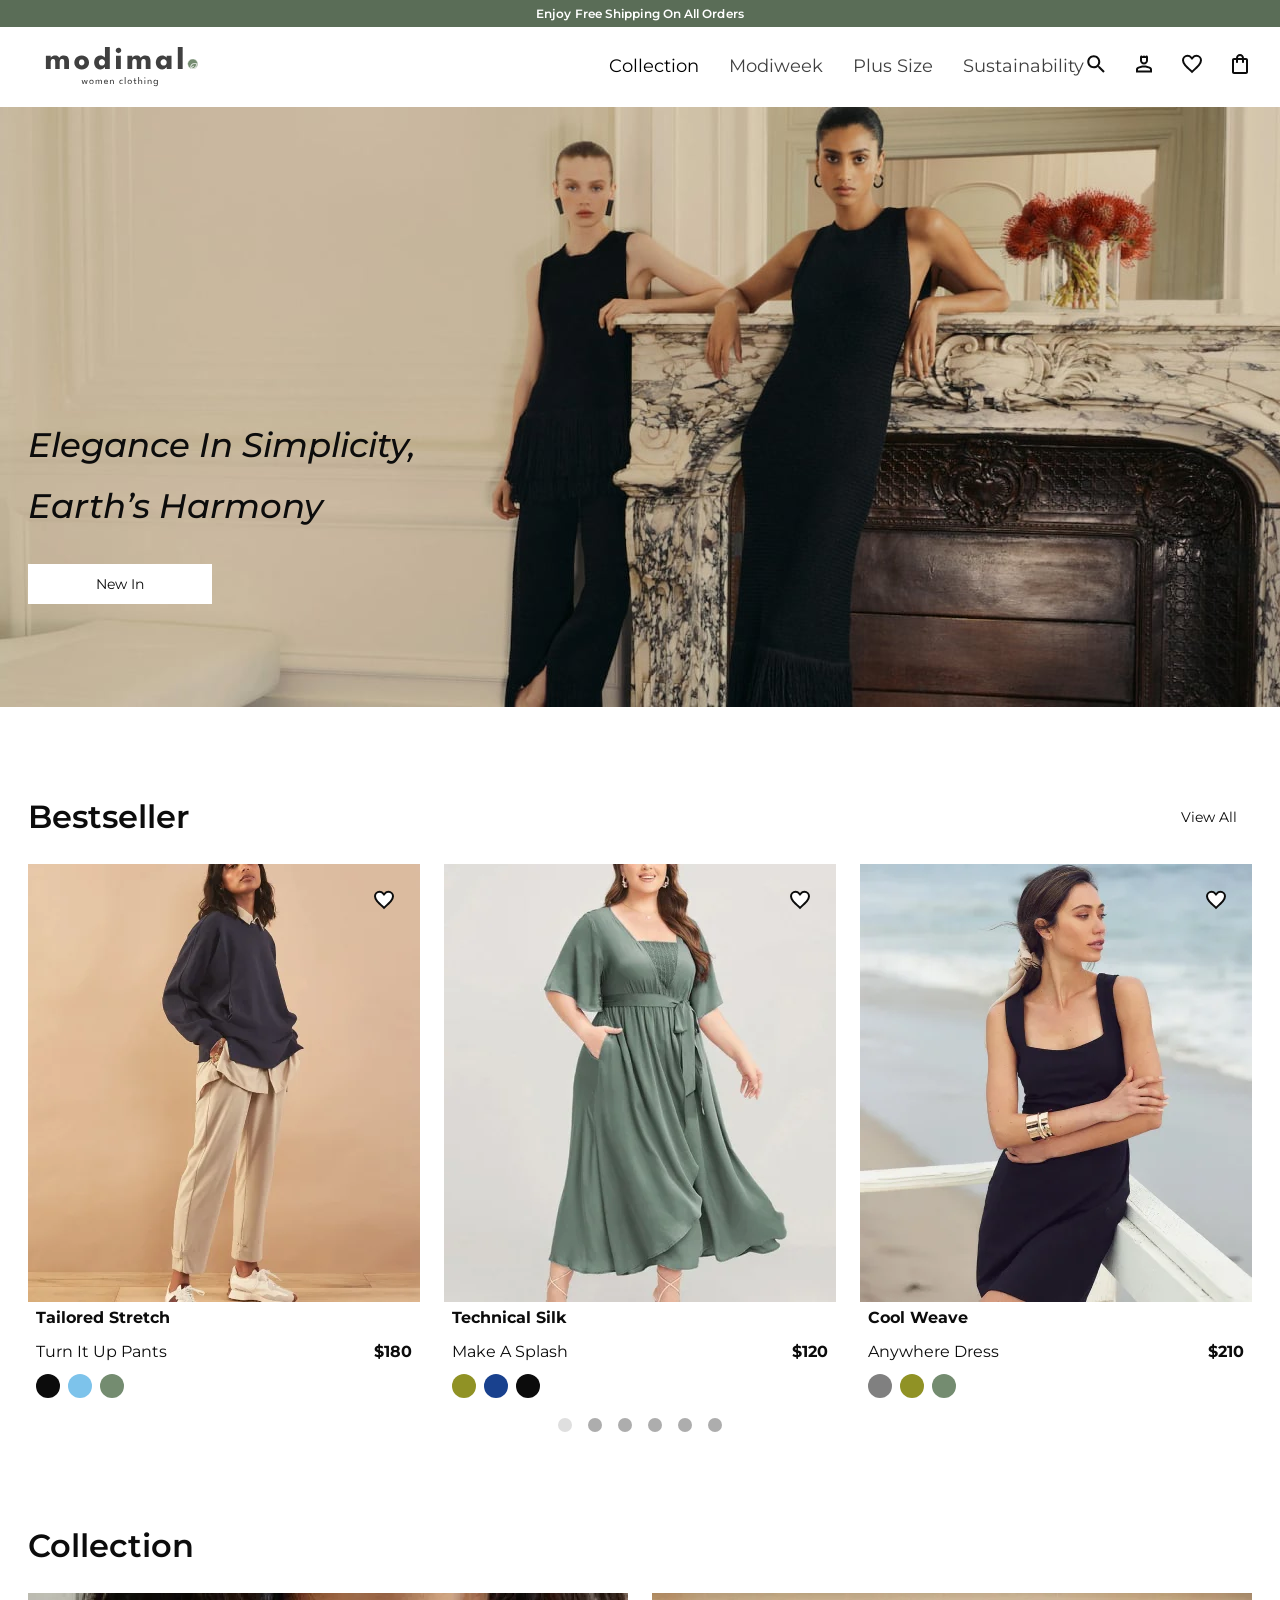
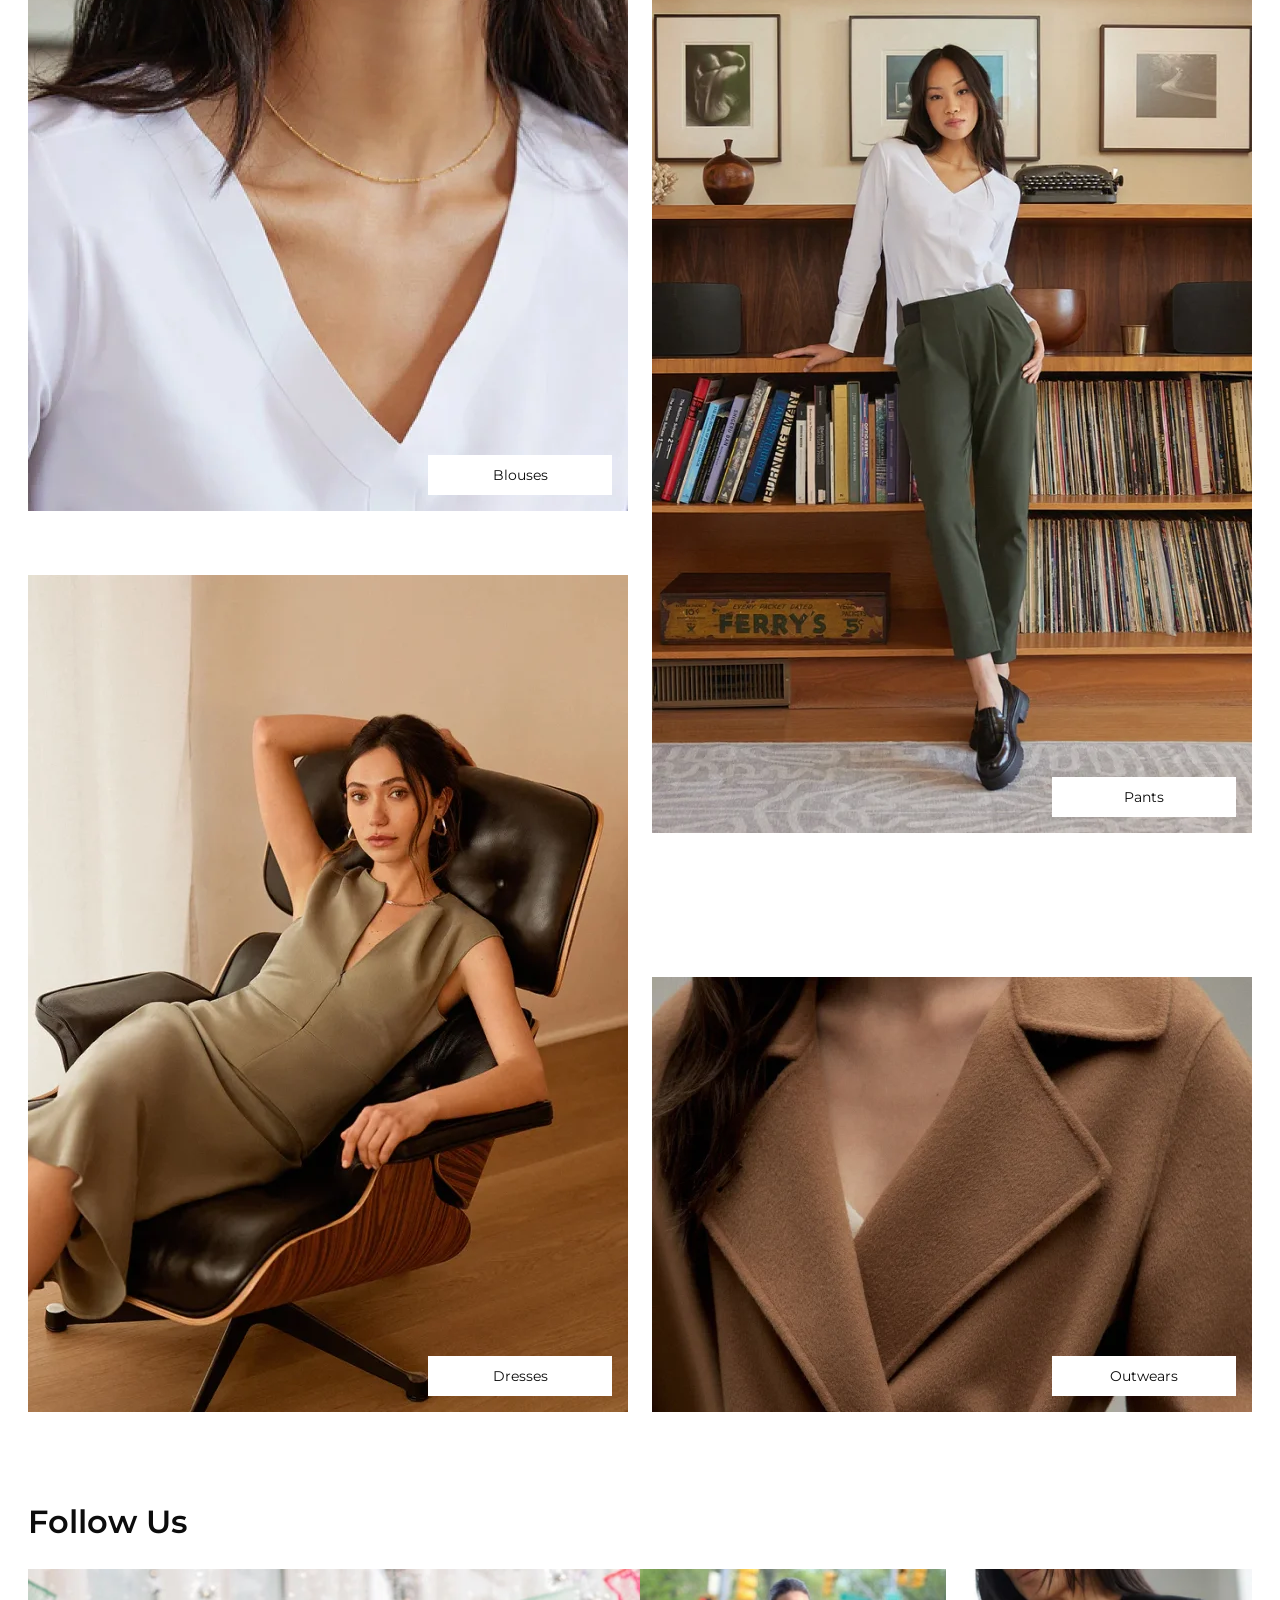
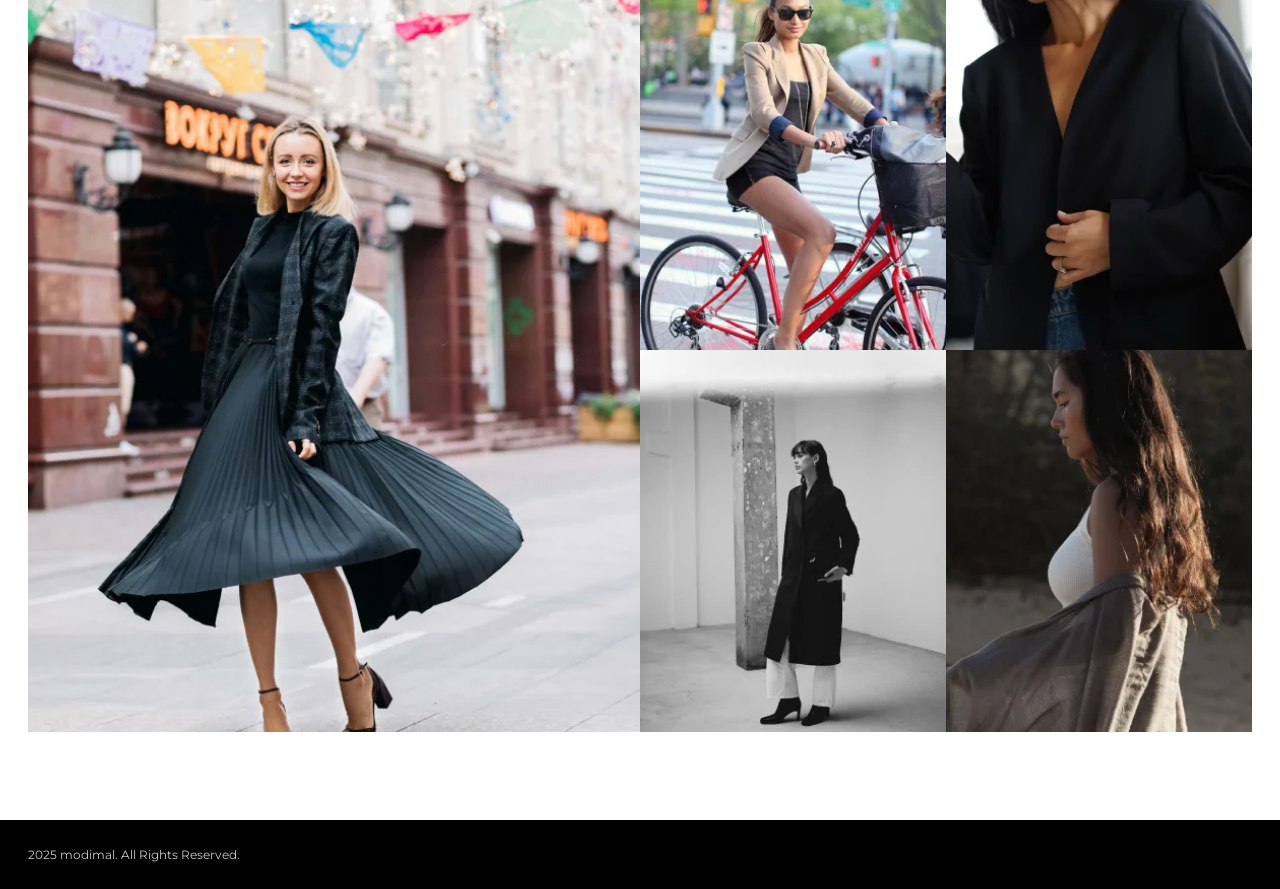
<file: docs/index.html>
<!DOCTYPE html><html lang="en"><head><meta charset="UTF-8"/><meta http-equiv="X-UA-Compatible" content="IE=edge"/><meta name="viewport" content="width=device-width, initial-scale=1.0"/><title>Modival | Leanding Webcademy</title><link rel="stylesheet" href="./css/main.css"/><link rel="icon" type="image/x-icon" href="./img/favicons/ccircle.svg"><link rel="apple-touch-icon" sizes="180x180" href="./img/favicons/apple-touch-icon.png"></head><body><section class="top-info"><div class="container"><p>Enjoy Free Shipping On&#160;All Orders</p></div></section><header class="header"><div class="container"><div class="header__row"><div class="header-logo"> <a href="#!" class="logo"><img src="./img/logo/logo.svg" alt="#"></a></div><nav class="header__nav nav"><ul class="nav__list"><li><a href="#!" class="active">Collection</a></li><li><a href="#!">Modiweek</a></li><li><a href="#!">Plus Size</a></li><li><a href="#!">Sustainability</a></li></ul></nav><div class="header__account header__account--first"><ul class="account"><li class="account__menu"> <button class="mobile-nav-btn"><div class="nav-icon"></div></button></li><li class="account__search"> <a href="#!"><svg class="icon icon--search"><use href="./img/svgsprite/sprite.symbol.svg#search"></use></svg></a></li><li> <a href="#!"><svg class="icon icon--person"><use href="./img/svgsprite/sprite.symbol.svg#person"></use></svg></a></li></ul></div><div class="header__account"><ul class="account"><li> <a href="#!"><svg class="icon icon--favorite"><use href="./img/svgsprite/sprite.symbol.svg#favorite"></use></svg></a></li><li> <a href="#!"><svg class="icon icon--bag"><use href="./img/svgsprite/sprite.symbol.svg#bag"></use></svg></a></li></ul></div></div></div></header><div class="mobile-nav"><div class="mobile-nav__links"><ul class="mobile-links"><li class="mobile-links__parent"> <button class="mobile-links__parent-btn"> <span class="mobile-links__parent-title">Collection</span><svg class="mobile-links__parent-btn__icon icon icon--arrow-down"><use href="./img/svgsprite/sprite.symbol.svg#arrow-down"></use></svg></button><div class="mobile-sub"><ul class="mobile-sub-list"><li class="mobile-sub-list__item"><a href="#!" class="mobile-sub-list__link">shop all</a></li><li class="mobile-sub-list__item"><a href="#!" class="mobile-sub-list__link">tops & blouses</a></li><li class="mobile-sub-list__item"><a href="#!" class="mobile-sub-list__link">tees</a></li><li class="mobile-sub-list__item"><a href="#!" class="mobile-sub-list__link">pants</a></li><li class="mobile-sub-list__item"><a href="#!" class="mobile-sub-list__link">jackets & outwears</a></li><li class="mobile-sub-list__item"><a href="#!" class="mobile-sub-list__link">pullovers</a></li><li class="mobile-sub-list__item"><a href="#!" class="mobile-sub-list__link">dresses & jumpsuits</a></li><li class="mobile-sub-list__item"><a href="#!" class="mobile-sub-list__link">short & skirts</a></li></ul></div></li><li class="mobile-links__parent"> <button class="mobile-links__parent-btn"> <span class="mobile-links__parent-title">New in</span><svg class="mobile-links__parent-btn__icon icon icon--arrow-down"><use href="./img/svgsprite/sprite.symbol.svg#arrow-down"></use></svg></button><div class="mobile-sub"><ul class="mobile-sub-list"><li class="mobile-sub-list__item"><a href="#!" class="mobile-sub-list__link">shop all</a></li><li class="mobile-sub-list__item"><a href="#!" class="mobile-sub-list__link">tops & blouses</a></li><li class="mobile-sub-list__item"><a href="#!" class="mobile-sub-list__link">tees</a></li><li class="mobile-sub-list__item"><a href="#!" class="mobile-sub-list__link">pants</a></li><li class="mobile-sub-list__item"><a href="#!" class="mobile-sub-list__link">jackets & outwears</a></li><li class="mobile-sub-list__item"><a href="#!" class="mobile-sub-list__link">pullovers</a></li><li class="mobile-sub-list__item"><a href="#!" class="mobile-sub-list__link">dresses & jumpsuits</a></li><li class="mobile-sub-list__item"><a href="#!" class="mobile-sub-list__link">short & skirts</a></li></ul></div></li><li class="mobile-links__parent"> <button class="mobile-links__parent-btn"> <span class="mobile-links__parent-title">Mody weck</span><svg class="mobile-links__parent-btn__icon icon icon--arrow-down"><use href="./img/svgsprite/sprite.symbol.svg#arrow-down"></use></svg></button><div class="mobile-sub"><ul class="mobile-sub-list"><li class="mobile-sub-list__item"><a href="#!" class="mobile-sub-list__link">shop all</a></li><li class="mobile-sub-list__item"><a href="#!" class="mobile-sub-list__link">tops & blouses</a></li><li class="mobile-sub-list__item"><a href="#!" class="mobile-sub-list__link">tees</a></li><li class="mobile-sub-list__item"><a href="#!" class="mobile-sub-list__link">pants</a></li><li class="mobile-sub-list__item"><a href="#!" class="mobile-sub-list__link">jackets & outwears</a></li><li class="mobile-sub-list__item"><a href="#!" class="mobile-sub-list__link">pullovers</a></li><li class="mobile-sub-list__item"><a href="#!" class="mobile-sub-list__link">dresses & jumpsuits</a></li><li class="mobile-sub-list__item"><a href="#!" class="mobile-sub-list__link">short & skirts</a></li></ul></div></li></ul></div><div class="mobile-nav__btns"> <a href="#!" class="btn-outline"><svg class="icon icon--person"><use href="./img/svgsprite/sprite.symbol.svg#person"></use></svg>Log in</a> <a href="#!" class="btn-outline">Create Account</a></div></div><main class="main"><section class="hero"><div class="container"><div class="hero__content"><h1 class="hero__title">Elegance in&#160;simplicity, Earth&#8217;s harmony</h1> <a href="#!" class="btn">New in</a></div></div></section><section class="best"><div class="container"><div class="best__title-wrapper"><h2 class="best__title title">Bestseller</h2><div class="best__link"><div class="best__link"> <a href="#!" class="btn btn--small">View All</a></div></div></div><div class="best__cards"><div class="swiper"><div class="swiper-wrapper"><div class="swiper-slide"><article class="card"><div class="card__fav-btn"> <button class="cart__btn-fav"><svg class="icon icon--favorite"><use href="./img/svgsprite/sprite.symbol.svg#favorite"></use></svg></button></div><div class="card__picture"><picture><source srcset="./img/best/best-01.webp 1x, ./img/best/best-01@2x.webp 2x" type="image/webp"><source srcset="./img/best/best-01.jpg 1x, ./img/best/best-01@2x.jpg 2x" type="image/jpeg"> <img class="card__img" src="./img/best/best-01.jpg" alt="#"></picture></div><div class="card__body"><h3 class="card__title"><a href="#!">Tailored stretch</a></h3><div class="card__cols"><div class="card__desc">Turn it&#160;up&#160;pants</div><div class="card__price">$180</div></div><div class="card__colors"><div class="color color--black"></div><div class="color color--blue"></div><div class="color color--green"></div></div></div></article></div><div class="swiper-slide"><article class="card"><div class="card__fav-btn"> <button class="cart__btn-fav"><svg class="icon icon--favorite"><use href="./img/svgsprite/sprite.symbol.svg#favorite"></use></svg></button></div><div class="card__picture"><picture><source srcset="./img/best/best-02.webp 1x, ./img/best/best-02@2x.webp 2x" type="image/webp"><source srcset="./img/best/best-02.jpg 1x, ./img/best/best-02@2x.jpg 2x" type="image/jpeg"> <img class="card__img" src="./img/best/best-02.jpg" alt="#"></picture></div><div class="card__body"><h3 class="card__title"><a href="#!">Technical Silk</a></h3><div class="card__cols"><div class="card__desc">Make A&#160;Splash</div><div class="card__price">$120</div></div><div class="card__colors"><div class="color color--olive"></div><div class="color color--navy"></div><div class="color color--black"></div></div></div></article></div><div class="swiper-slide"><article class="card"><div class="card__fav-btn"> <button class="cart__btn-fav"><svg class="icon icon--favorite"><use href="./img/svgsprite/sprite.symbol.svg#favorite"></use></svg></button></div><div class="card__picture"><picture><source srcset="./img/best/best-03.webp 1x, ./img/best/best-03@2x.webp 2x" type="image/webp"><source srcset="./img/best/best-03.jpg 1x, ./img/best/best-03@2x.jpg 2x" type="image/jpeg"> <img class="card__img" src="./img/best/best-03.jpg" alt="#"></picture></div><div class="card__body"><h3 class="card__title"><a href="#!">Cool Weave</a></h3><div class="card__cols"><div class="card__desc">Anywhere Dress</div><div class="card__price">$210</div></div><div class="card__colors"><div class="color color--pinck"></div><div class="color color--olive"></div><div class="color color--green"></div></div></div></article></div><div class="swiper-slide"><article class="card"><div class="card__fav-btn"> <button class="cart__btn-fav"><svg class="icon icon--favorite"><use href="./img/svgsprite/sprite.symbol.svg#favorite"></use></svg></button></div><div class="card__picture"><picture><source srcset="./img/best/best-04.webp 1x, ./img/best/best-04@2x.webp 2x" type="image/webp"><source srcset="./img/best/best-04.jpg 1x, ./img/best/best-04@2x.jpg 2x" type="image/jpeg"> <img class="card__img" src="./img/best/best-04.jpg" alt="#"></picture></div><div class="card__body"><h3 class="card__title"><a href="#!">Tailored stretch</a></h3><div class="card__cols"><div class="card__desc">Turn it&#160;up&#160;pants</div><div class="card__price">$180</div></div><div class="card__colors"><div class="color color--black"></div><div class="color color--blue"></div><div class="color color--green"></div></div></div></article></div><div class="swiper-slide"><article class="card"><div class="card__fav-btn"> <button class="cart__btn-fav"><svg class="icon icon--favorite"><use href="./img/svgsprite/sprite.symbol.svg#favorite"></use></svg></button></div><div class="card__picture"><picture><source srcset="./img/best/best-05.webp 1x, ./img/best/best-05@2x.webp 2x" type="image/webp"><source srcset="./img/best/best-05.jpg 1x, ./img/best/best-05@2x.jpg 2x" type="image/jpeg"> <img class="card__img" src="./img/best/best-05.jpg" alt="#"></picture></div><div class="card__body"><h3 class="card__title"><a href="#!">Technical Silk</a></h3><div class="card__cols"><div class="card__desc">Make A&#160;Splash</div><div class="card__price">$120</div></div><div class="card__colors"><div class="color color--olive"></div><div class="color color--navy"></div><div class="color color--black"></div></div></div></article></div><div class="swiper-slide"><article class="card"><div class="card__fav-btn"> <button class="cart__btn-fav"><svg class="icon icon--favorite"><use href="./img/svgsprite/sprite.symbol.svg#favorite"></use></svg></button></div><div class="card__picture"><picture><source srcset="./img/best/best-06.webp 1x, ./img/best/best-06@2x.webp 2x" type="image/webp"><source srcset="./img/best/best-06.jpg 1x, ./img/best/best-06@2x.jpg 2x" type="image/jpeg"> <img class="card__img" src="./img/best/best-06.jpg" alt="#"></picture></div><div class="card__body"><h3 class="card__title"><a href="#!">Cool Weave</a></h3><div class="card__cols"><div class="card__desc">Anywhere Dress</div><div class="card__price">$210</div></div><div class="card__colors"><div class="color color--pinck"></div><div class="color color--white"></div><div class="color color--green"></div></div></div></article></div></div><div class="swiper-pagination"></div></div></div></div></section><section class="colection"><div class="container"><h2 class="colection__title title">Collection</h2><div class="colection__cols"><div class="colection__col"><article class="card-colection"><picture><source srcset="./img/collection/collection-01.webp 1x, ./img/collection/collection-01@2x.webp 2x" type="image/webp"><source srcset="./img/collection/collection-01.jpg 1x, ./img/collection/collection-01@2x.jpg 2x" type="image/jpeg"> <img src="./img/collection/collection-01.jpg" alt="#" class="card-colection__img"></picture><div class="card-colection__link"> <a href="#!" class="btn btn--mobile-wide">Blouses</a></div></article><article class="card-colection"><picture><source srcset="./img/collection/collection-02.webp 1x, ./img/collection/collection-02@2x.webp 2x" type="image/webp"><source srcset="./img/collection/collection-02.jpg 1x, ./img/collection/collection-02@2x.jpg 2x" type="image/jpeg"> <img src="./img/collection/collection-02.jpg" alt="#" class="card-colection__img"></picture><div class="card-colection__link"> <a href="#!" class="btn btn--mobile-wide">Dresses</a></div></article></div><div class="colection__col"><article class="card-colection"><picture><source srcset="./img/collection/collection-03.webp 1x, ./img/collection/collection-03@2x.webp 2x" type="image/webp"><source srcset="./img/collection/collection-03.jpg 1x, ./img/collection/collection-03@2x.jpg 2x" type="image/jpeg"> <img src="./img/collection/collection-03.jpg" alt="#" class="card-colection__img"></picture><div class="card-colection__link"> <a href="#!" class="btn btn--mobile-wide">Pants</a></div></article><article class="card-colection"><picture><source srcset="./img/collection/collection-04.webp 1x, ./img/collection/collection-04@2x.webp 2x" type="image/webp"><source srcset="./img/collection/collection-04.jpg 1x, ./img/collection/collection-04@2x.jpg 2x" type="image/jpeg"> <img src="./img/collection/collection-04.jpg" alt="#" class="card-colection__img"></picture><div class="card-colection__link"> <a href="#!" class="btn btn--mobile-wide">Outwears</a></div></article></div></div></div></section><section class="follow"><div class="container"><h2 class="follow__title title">Follow us</h2><div class="follow__grid"><picture><source srcset="./img/follow/follow-01.webp 1x, ./img/follow/follow-01@2x.webp 2x" type="image/webp"><source srcset="./img/follow/follow-01.jpg 1x, ./img/follow/follow-01@2x.jpg 2x" type="image/jpeg"> <img src="./img/follow/follow-01.jpg" alt="#" class="follow__img"></picture><picture><source srcset="./img/follow/follow-02.webp 1x, ./img/follow/follow-02@2x.webp 2x" type="image/webp"><source srcset="./img/follow/follow-02.jpg 1x, ./img/follow/follow-02@2x.jpg 2x" type="image/jpeg"> <img src="./img/follow/follow-02.jpg" alt="#" class="follow__img"></picture><picture><source srcset="./img/follow/follow-03.webp 1x, ./img/follow/follow-03@2x.webp 2x" type="image/webp"><source srcset="./img/follow/follow-03.jpg 1x, ./img/follow/follow-03@2x.jpg 2x" type="image/jpeg"> <img src="./img/follow/follow-03.jpg" alt="#" class="follow__img"></picture><picture><source srcset="./img/follow/follow-04.webp 1x, ./img/follow/follow-04@2x.webp 2x" type="image/webp"><source srcset="./img/follow/follow-04.jpg 1x, ./img/follow/follow-04@2x.jpg 2x" type="image/jpeg"> <img src="./img/follow/follow-04.jpg" alt="#" class="follow__img"></picture><picture><source srcset="./img/follow/follow-05.webp 1x, ./img/follow/follow-05@2x.webp 2x" type="image/webp"><source srcset="./img/follow/follow-05.jpg 1x, ./img/follow/follow-05@2x.jpg 2x" type="image/jpeg"> <img src="./img/follow/follow-05.jpg" alt="#" class="follow__img"></picture></div></div></section></main><footer class="footer"><div class="container"><div class="footer__copyright"><p>2025 modimal. All Rights Reserved.</p></div></div></footer><script src="./js/index.bundle.js"></script></body></html>
</file>
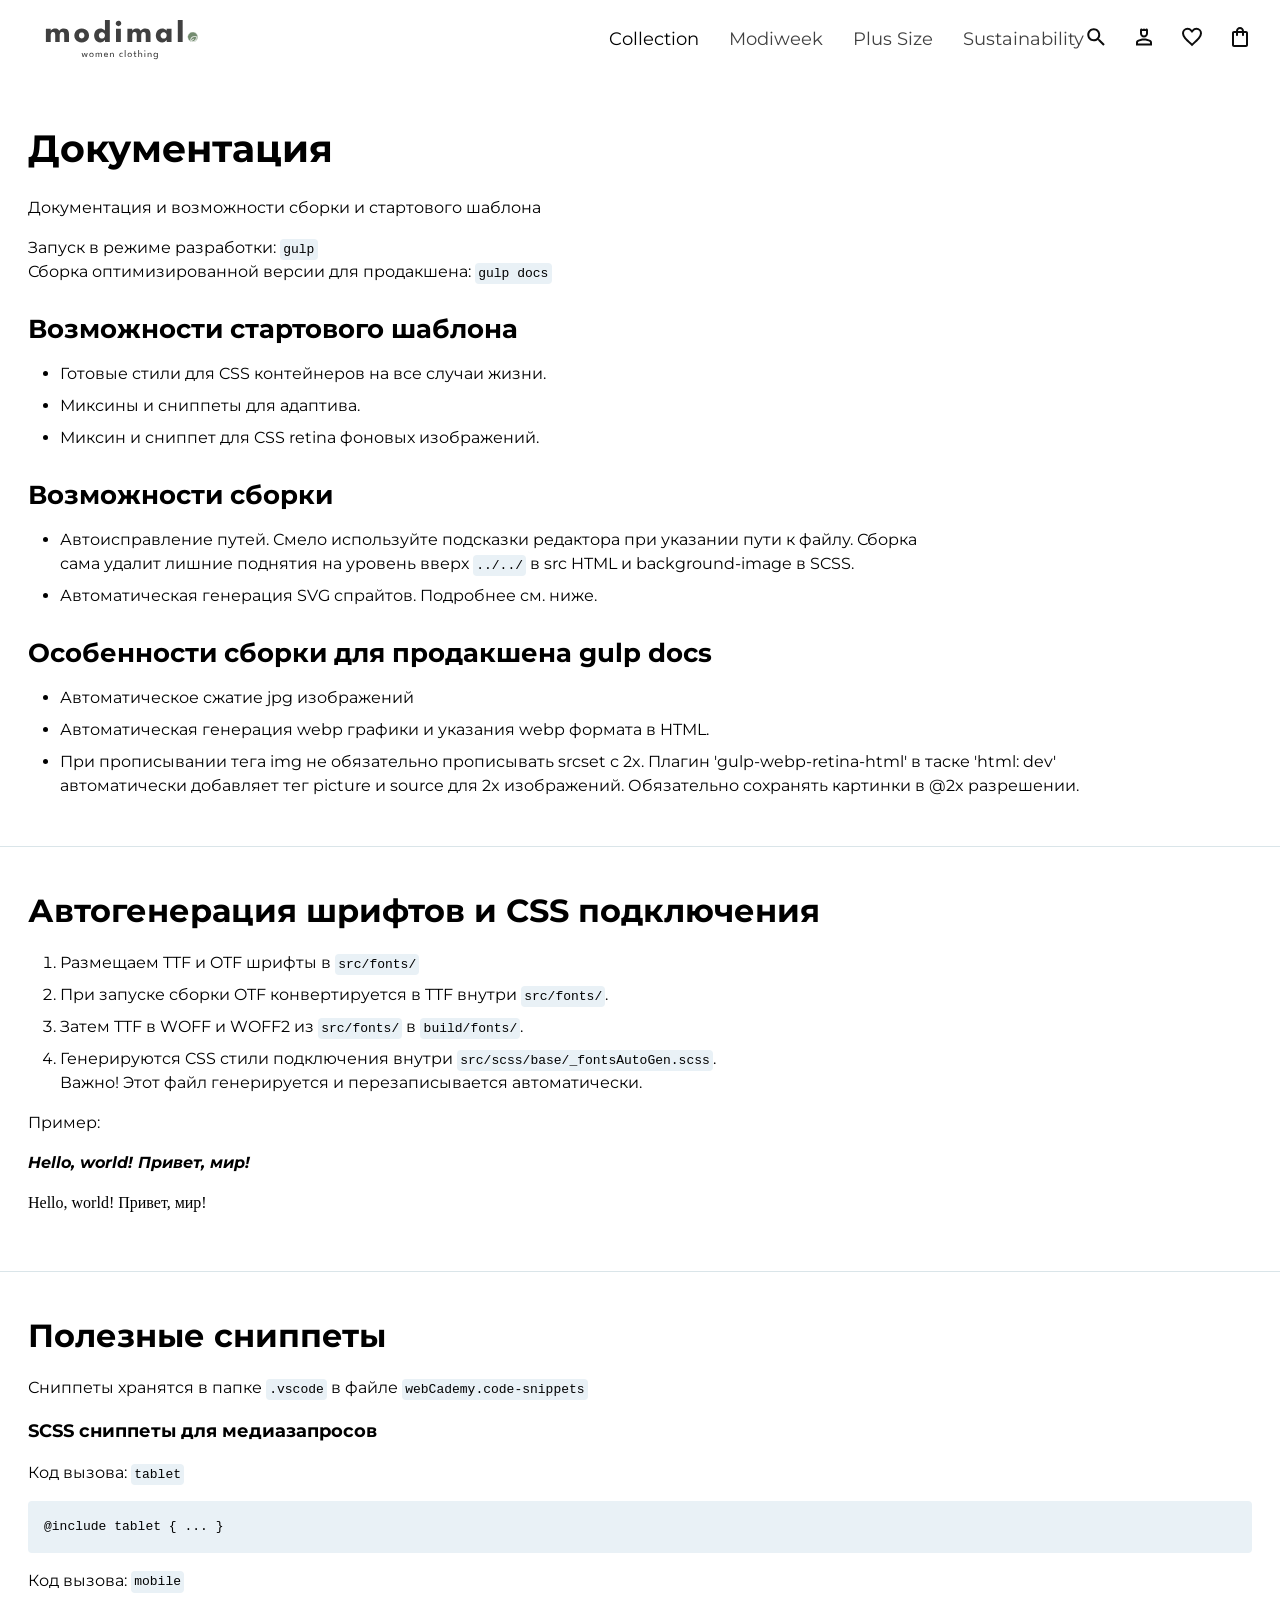
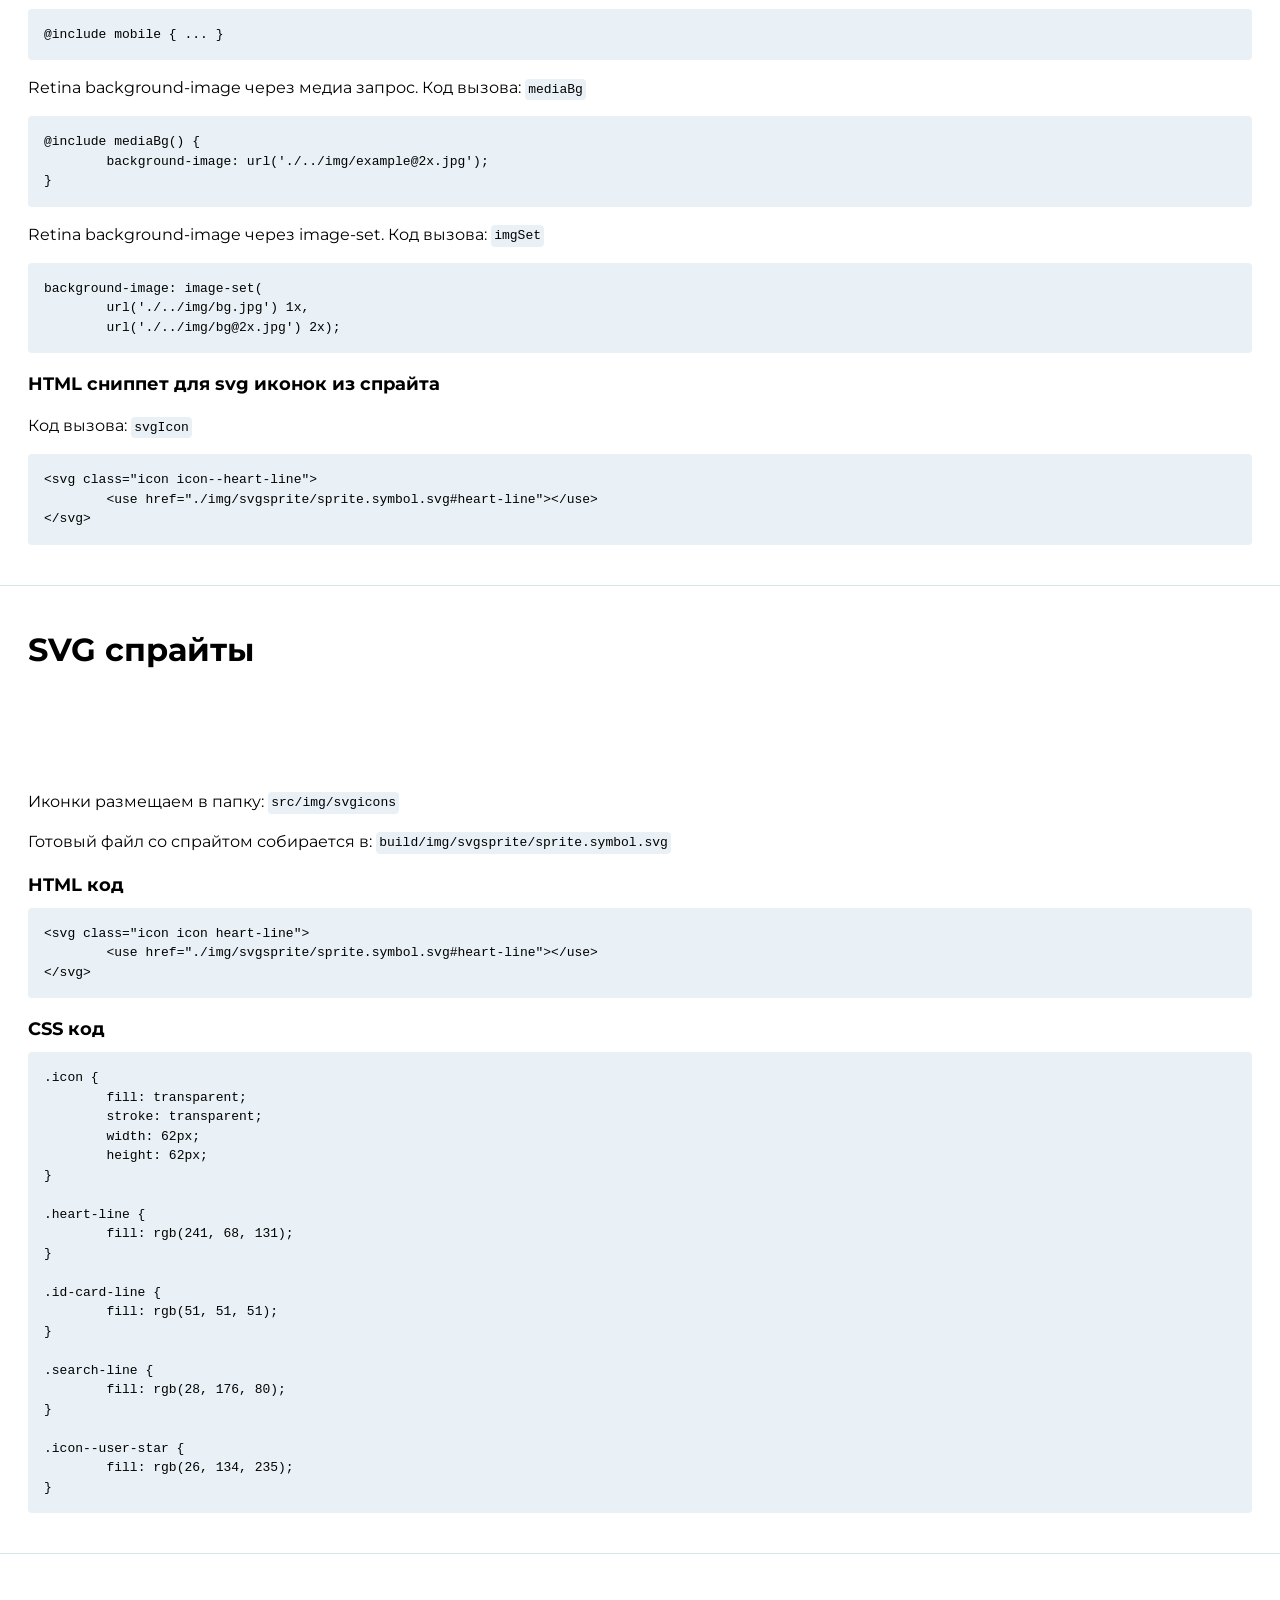
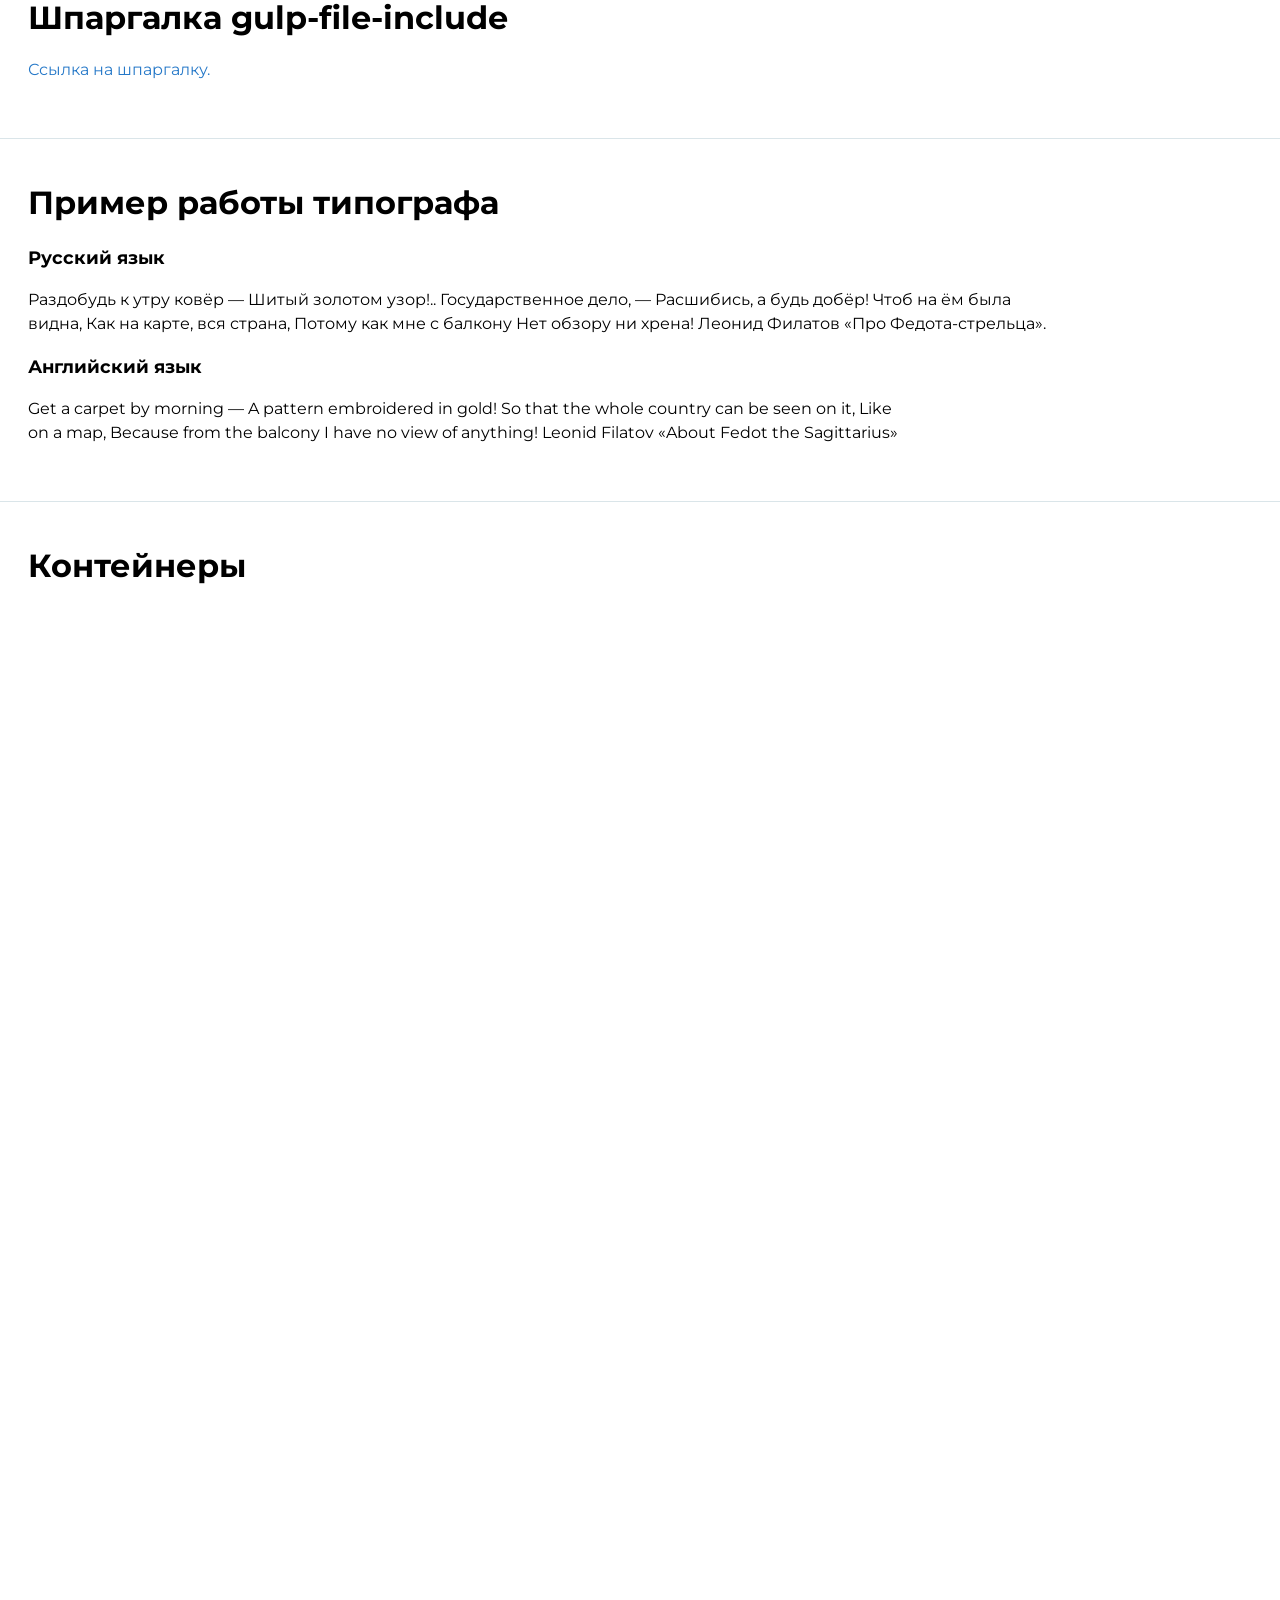
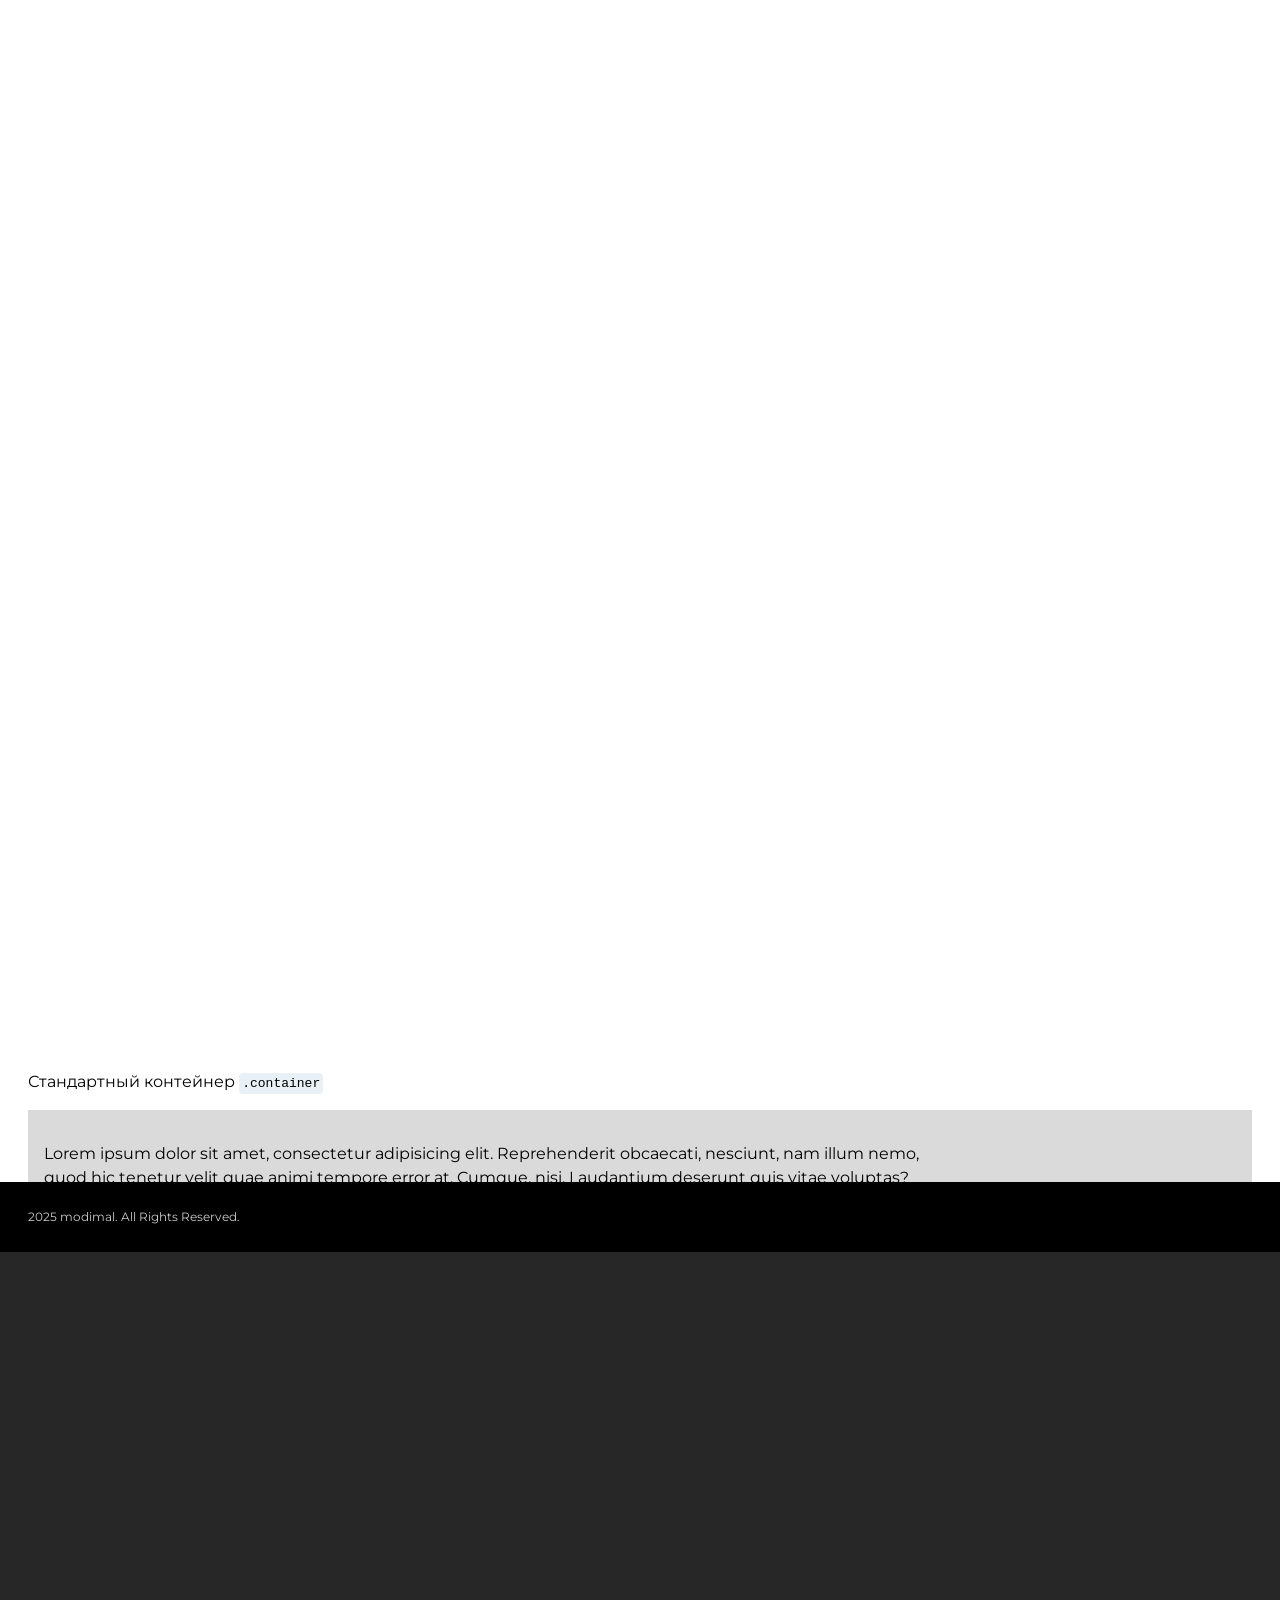
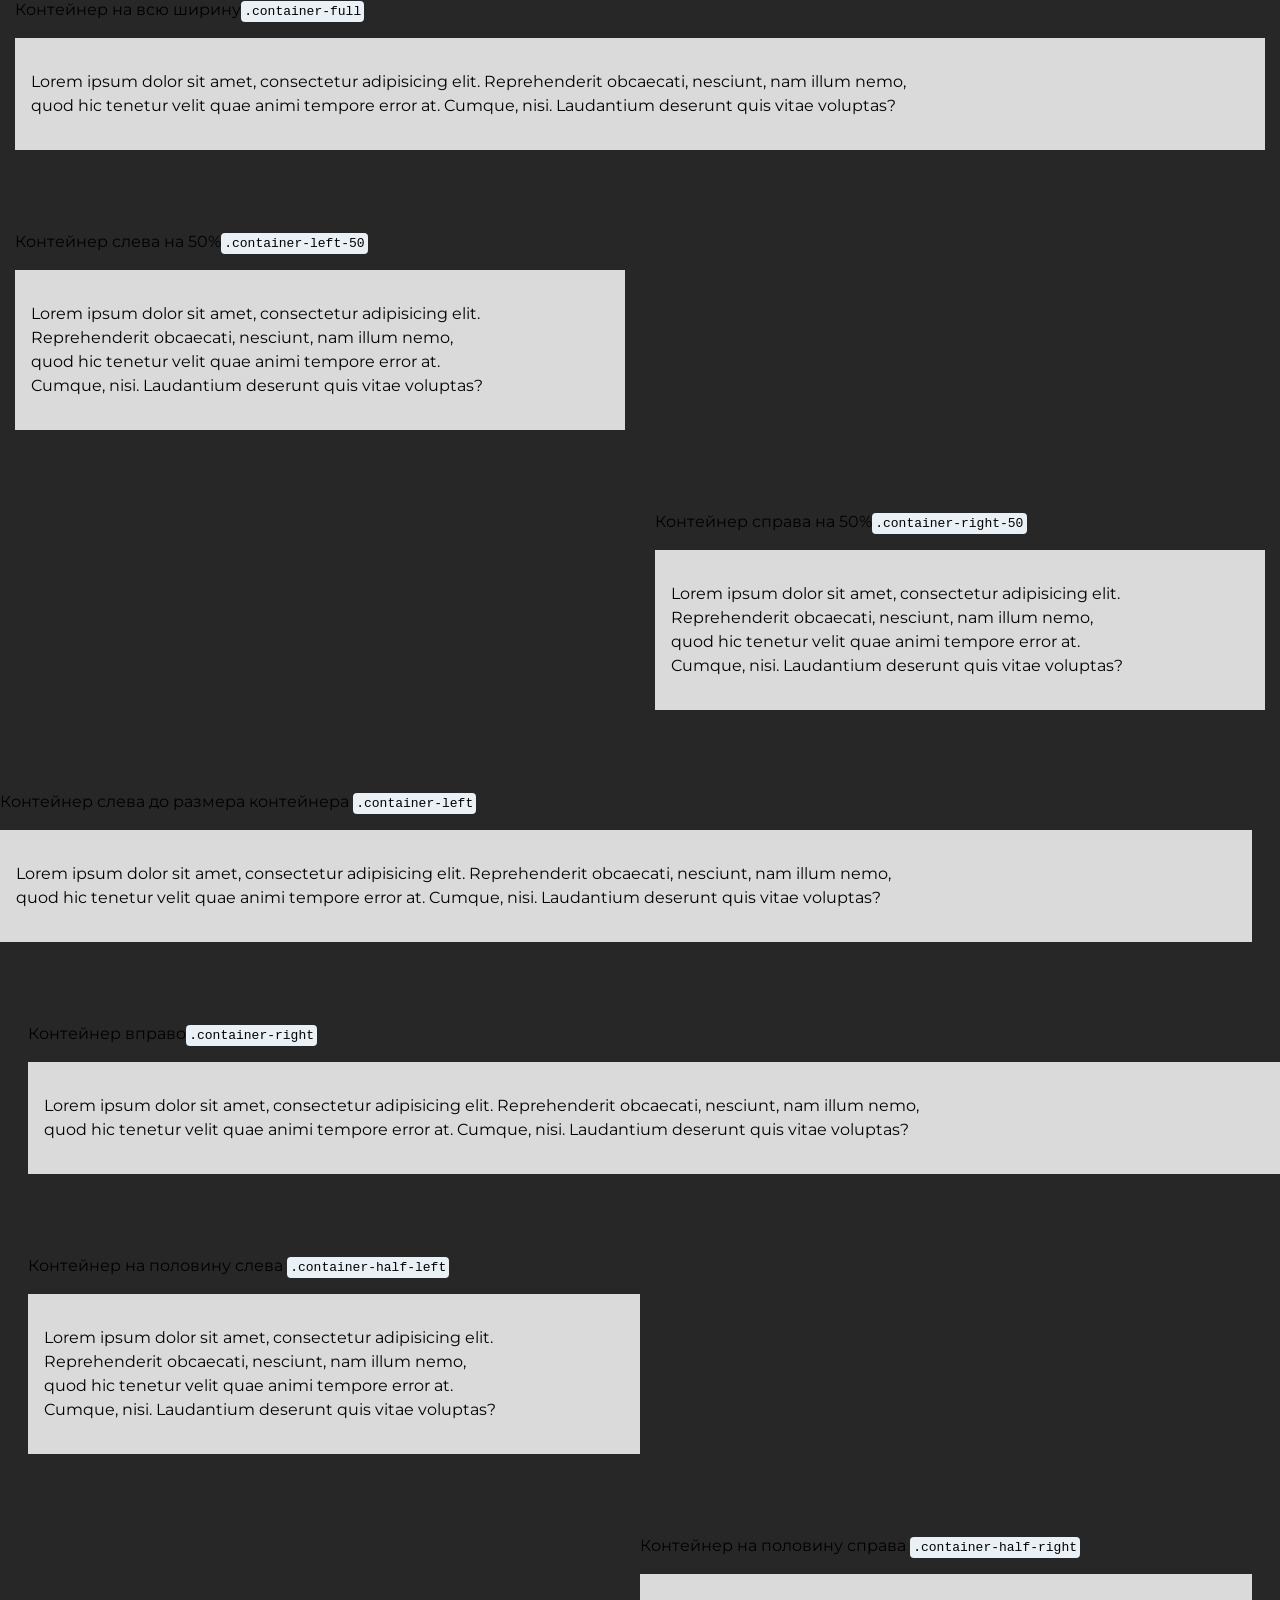
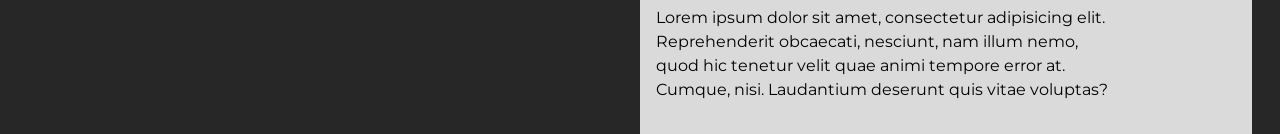
<file: docs/docs.html>
<!DOCTYPE html><html lang="en"><head><meta charset="UTF-8"/><meta http-equiv="X-UA-Compatible" content="IE=edge"/><meta name="viewport" content="width=device-width, initial-scale=1.0"/><title>Стартовый шаблон | ВебКадеми</title><link rel="stylesheet" href="./css/main.css"/><link rel="icon" type="image/x-icon" href="./img/favicons/favicon.svg"><link rel="apple-touch-icon" sizes="180x180" href="./img/favicons/apple-touch-icon.png"></head><body><header class="header"><div class="container"><div class="header__row"><div class="header-logo"> <a href="#!" class="logo"><img src="./img/logo/logo.svg" alt="#"></a></div><nav class="header__nav nav"><ul class="nav__list"><li><a href="#!" class="active">Collection</a></li><li><a href="#!">Modiweek</a></li><li><a href="#!">Plus Size</a></li><li><a href="#!">Sustainability</a></li></ul></nav><div class="header__account header__account--first"><ul class="account"><li class="account__menu"> <button class="mobile-nav-btn"><div class="nav-icon"></div></button></li><li class="account__search"> <a href="#!"><svg class="icon icon--search"><use href="./img/svgsprite/sprite.symbol.svg#search"></use></svg></a></li><li> <a href="#!"><svg class="icon icon--person"><use href="./img/svgsprite/sprite.symbol.svg#person"></use></svg></a></li></ul></div><div class="header__account"><ul class="account"><li> <a href="#!"><svg class="icon icon--favorite"><use href="./img/svgsprite/sprite.symbol.svg#favorite"></use></svg></a></li><li> <a href="#!"><svg class="icon icon--bag"><use href="./img/svgsprite/sprite.symbol.svg#bag"></use></svg></a></li></ul></div></div></div></header><div class="mobile-nav"><div class="mobile-nav__links"><ul class="mobile-links"><li class="mobile-links__parent"> <button class="mobile-links__parent-btn"> <span class="mobile-links__parent-title">Collection</span><svg class="mobile-links__parent-btn__icon icon icon--arrow-down"><use href="./img/svgsprite/sprite.symbol.svg#arrow-down"></use></svg></button><div class="mobile-sub"><ul class="mobile-sub-list"><li class="mobile-sub-list__item"><a href="#!" class="mobile-sub-list__link">shop all</a></li><li class="mobile-sub-list__item"><a href="#!" class="mobile-sub-list__link">tops & blouses</a></li><li class="mobile-sub-list__item"><a href="#!" class="mobile-sub-list__link">tees</a></li><li class="mobile-sub-list__item"><a href="#!" class="mobile-sub-list__link">pants</a></li><li class="mobile-sub-list__item"><a href="#!" class="mobile-sub-list__link">jackets & outwears</a></li><li class="mobile-sub-list__item"><a href="#!" class="mobile-sub-list__link">pullovers</a></li><li class="mobile-sub-list__item"><a href="#!" class="mobile-sub-list__link">dresses & jumpsuits</a></li><li class="mobile-sub-list__item"><a href="#!" class="mobile-sub-list__link">short & skirts</a></li></ul></div></li><li class="mobile-links__parent"> <button class="mobile-links__parent-btn"> <span class="mobile-links__parent-title">New in</span><svg class="mobile-links__parent-btn__icon icon icon--arrow-down"><use href="./img/svgsprite/sprite.symbol.svg#arrow-down"></use></svg></button><div class="mobile-sub"><ul class="mobile-sub-list"><li class="mobile-sub-list__item"><a href="#!" class="mobile-sub-list__link">shop all</a></li><li class="mobile-sub-list__item"><a href="#!" class="mobile-sub-list__link">tops & blouses</a></li><li class="mobile-sub-list__item"><a href="#!" class="mobile-sub-list__link">tees</a></li><li class="mobile-sub-list__item"><a href="#!" class="mobile-sub-list__link">pants</a></li><li class="mobile-sub-list__item"><a href="#!" class="mobile-sub-list__link">jackets & outwears</a></li><li class="mobile-sub-list__item"><a href="#!" class="mobile-sub-list__link">pullovers</a></li><li class="mobile-sub-list__item"><a href="#!" class="mobile-sub-list__link">dresses & jumpsuits</a></li><li class="mobile-sub-list__item"><a href="#!" class="mobile-sub-list__link">short & skirts</a></li></ul></div></li><li class="mobile-links__parent"> <button class="mobile-links__parent-btn"> <span class="mobile-links__parent-title">Mody weck</span><svg class="mobile-links__parent-btn__icon icon icon--arrow-down"><use href="./img/svgsprite/sprite.symbol.svg#arrow-down"></use></svg></button><div class="mobile-sub"><ul class="mobile-sub-list"><li class="mobile-sub-list__item"><a href="#!" class="mobile-sub-list__link">shop all</a></li><li class="mobile-sub-list__item"><a href="#!" class="mobile-sub-list__link">tops & blouses</a></li><li class="mobile-sub-list__item"><a href="#!" class="mobile-sub-list__link">tees</a></li><li class="mobile-sub-list__item"><a href="#!" class="mobile-sub-list__link">pants</a></li><li class="mobile-sub-list__item"><a href="#!" class="mobile-sub-list__link">jackets & outwears</a></li><li class="mobile-sub-list__item"><a href="#!" class="mobile-sub-list__link">pullovers</a></li><li class="mobile-sub-list__item"><a href="#!" class="mobile-sub-list__link">dresses & jumpsuits</a></li><li class="mobile-sub-list__item"><a href="#!" class="mobile-sub-list__link">short & skirts</a></li></ul></div></li></ul></div><div class="mobile-nav__btns"> <a href="#!" class="btn-outline"><svg class="icon icon--person"><use href="./img/svgsprite/sprite.symbol.svg#person"></use></svg>Log in</a> <a href="#!" class="btn-outline">Create Account</a></div></div><main class="docs"><section><div class="container"><h1 class="title-1">Документация</h1><p>Документация и&#160;возможности сборки и&#160;стартового шаблона</p><p> Запуск в&#160;режиме разработки: <code>gulp</code><br> Сборка оптимизированной версии для продакшена: <code>gulp docs</code></p><h3 class="title-3">Возможности стартового шаблона</h3><ul><li>Готовые стили для CSS контейнеров на&#160;все случаи жизни.</li><li>Миксины и&#160;сниппеты для адаптива.</li><li>Миксин и&#160;сниппет для CSS retina фоновых изображений.</li></ul><h3 class="title-3">Возможности сборки</h3><ul><li>Автоисправление путей. Смело используйте подсказки редактора при указании пути к&#160;файлу. Сборка сама удалит лишние поднятия на&#160;уровень вверх <code>../../</code> в&#160;src HTML и background-image в&#160;SCSS.</li><li>Автоматическая генерация SVG спрайтов. Подробнее см.&#160;ниже.</li></ul><h3 class="title-3">Особенности сборки для продакшена gulp docs</h3><ul><li>Автоматическое сжатие jpg изображений</li><li>Автоматическая генерация webp графики и&#160;указания webp формата в&#160;HTML.</li><li>При прописывании тега img не&#160;обязательно прописывать srcset с&#160;2x. Плагин 'gulp-webp-retina-html' в&#160;таске 'html: dev' автоматически добавляет тег picture и&#160;source для 2x изображений. Обязательно сохранять картинки в&#160;@2x разрешении.</li></ul></div></section><section><div class="container"><h2 class="title-2">Автогенерация шрифтов и&#160;CSS подключения</h2><ol><li>Размещаем TTF и&#160;OTF шрифты в&#160;<code>src/fonts/</code></li><li>При запуске сборки OTF конвертируется в&#160;TTF внутри <code>src/fonts/</code>.</li><li>Затем TTF в&#160;WOFF и&#160;WOFF2 из&#160;<code>src/fonts/</code> в&#160;<code>build/fonts/</code>.</li><li>Генерируются CSS стили подключения внутри <code>src/scss/base/_fontsAutoGen.scss</code>.<br> Важно! Этот файл генерируется и&#160;перезаписывается автоматически.</li></ol><p> Пример:</p><p class="font-1">Hello, world! Привет, мир!</p><p class="font-2">Hello, world! Привет, мир!</p></div></section><section><div class="container"><h2 class="title-2">Полезные сниппеты</h2><p>Сниппеты хранятся в&#160;папке <code>.vscode</code> в&#160;файле <code>webCademy.code-snippets</code></p><h4 class="title-4">SCSS сниппеты для медиазапросов</h4><p>Код вызова: <code>tablet</code></p><pre class="code">@include tablet { ... }</pre><p>Код вызова: <code>mobile</code></p><pre class="code">@include mobile { ... }</pre><p>Retina background-image через медиа запрос. Код вызова: <code>mediaBg</code></p><pre class="code">
@include mediaBg() {
	background-image: url('./../img/example@2x.jpg');
}</pre><p>Retina background-image через image-set. Код вызова: <code>imgSet</code></p><pre class="code">background-image: image-set(
	url('./../img/bg.jpg') 1x,
	url('./../img/bg@2x.jpg') 2x);</pre><h4 class="title-4">HTML сниппет для svg иконок из&#160;спрайта</h4><p>Код вызова: <code>svgIcon</code></p><pre class="code">
&lt;svg class="icon icon--heart-line"&gt;
	&lt;use href="./img/svgsprite/sprite.symbol.svg#heart-line"&gt;&lt;/use&gt;
&lt;/svg&gt;
</pre></div></section><section><div class="container"><h2 class="title-2">SVG спрайты</h2><div class="icons-wrapper"><svg class="icon icon--heart-line"><use href="./img/svgsprite/sprite.symbol.svg#heart-line"></use></svg><svg class="icon icon--id-card-line"><use href="./img/svgsprite/sprite.symbol.svg#id-card-line"></use></svg><svg class="icon icon--search-line"><use href="./img/svgsprite/sprite.symbol.svg#search-line"></use></svg><svg class="icon icon--user-star"><use href="./img/svgsprite/sprite.symbol.svg#user-star-line"></use></svg></div><p> Иконки размещаем в&#160;папку: <code>src/img/svgicons</code></p><p> Готовый файл со&#160;спрайтом собирается в: <code>build/img/svgsprite/sprite.symbol.svg</code></p><h4 class="title-4">HTML код</h4><pre class="code">&lt;svg class="icon icon heart-line"&gt;
	&lt;use href="./img/svgsprite/sprite.symbol.svg#heart-line"&gt;&lt;/use&gt;
&lt;/svg&gt;</pre><h4 class="title-4">CSS код</h4><pre class="code">.icon {
	fill: transparent;
	stroke: transparent;
	width: 62px;
	height: 62px;
}

.heart-line {
	fill: rgb(241, 68, 131);
}

.id-card-line {
	fill: rgb(51, 51, 51);
}

.search-line {
	fill: rgb(28, 176, 80);
}

.icon--user-star {
	fill: rgb(26, 134, 235);
}</pre></div></section><section><div class="container"><h2 class="title-2">Шпаргалка gulp-file-include</h2><p> <a href="https://opalescent-side-463.notion.site/Gulp-file-include-ae5885e857cc4658987dd30f40b77e74?pvs=4" target="_blank">Ссылка на&#160;шпаргалку.</a></p></div></section><section><div class="container"><h2 class="title-2">Пример работы типографа</h2><h4 class="title-4">Русский язык</h4><p>Раздобудь к&#160;утру ковёр&#160;&#8212; Шитый золотом узор!.. Государственное дело,&#160;&#8212; Расшибись, а&#160;будь добёр! Чтоб на&#160;ём&#160;была видна, Как на&#160;карте, вся страна, Потому как мне с&#160;балкону Нет обзору ни&#160;хрена! Леонид Филатов &#171;Про Федота-стрельца&#187;.</p><h4 class="title-4">Английский язык</h4><p>Get a&#160;carpet by&#160;morning&#160;&#8212; A&#160;pattern embroidered in&#160;gold! So&#160;that the whole country can be&#160;seen on&#160;it, Like on&#160;a&#160;map, Because from the balcony I&#160;have no&#160;view of&#160;anything! Leonid Filatov &#171;About Fedot the Sagittarius&#187;</p></div></section><section><div class="container"><h2 class="title-2">Контейнеры</h2></div><div class="container"><p>Стандартный контейнер <code>.container</code></p><div class="content-demo"><p>Lorem ipsum dolor sit amet, consectetur adipisicing elit. Reprehenderit obcaecati, nesciunt, nam illum nemo, quod hic tenetur velit quae animi tempore error&#160;at. Cumque, nisi. Laudantium deserunt quis vitae voluptas?</p></div></div><div class="container-full"><p>Контейнер на&#160;всю ширину<code>.container-full</code></p><div class="content-demo"><p>Lorem ipsum dolor sit amet, consectetur adipisicing elit. Reprehenderit obcaecati, nesciunt, nam illum nemo, quod hic tenetur velit quae animi tempore error&#160;at. Cumque, nisi. Laudantium deserunt quis vitae voluptas?</p></div></div><div class="container-left-50"><p>Контейнер слева на&#160;50%<code>.container-left-50</code></p><div class="content-demo"><p>Lorem ipsum dolor sit amet, consectetur adipisicing elit. Reprehenderit obcaecati, nesciunt, nam illum nemo, quod hic tenetur velit quae animi tempore error&#160;at. Cumque, nisi. Laudantium deserunt quis vitae voluptas?</p></div></div><div class="container-right-50"><p>Контейнер справа на&#160;50%<code>.container-right-50</code></p><div class="content-demo"><p>Lorem ipsum dolor sit amet, consectetur adipisicing elit. Reprehenderit obcaecati, nesciunt, nam illum nemo, quod hic tenetur velit quae animi tempore error&#160;at. Cumque, nisi. Laudantium deserunt quis vitae voluptas?</p></div></div><div class="container-left"><p>Контейнер слева до&#160;размера контейнера <code>.container-left</code></p><div class="content-demo"><p>Lorem ipsum dolor sit amet, consectetur adipisicing elit. Reprehenderit obcaecati, nesciunt, nam illum nemo, quod hic tenetur velit quae animi tempore error&#160;at. Cumque, nisi. Laudantium deserunt quis vitae voluptas?</p></div></div><div class="container-right"><p>Контейнер вправо<code>.container-right</code></p><div class="content-demo"><p>Lorem ipsum dolor sit amet, consectetur adipisicing elit. Reprehenderit obcaecati, nesciunt, nam illum nemo, quod hic tenetur velit quae animi tempore error&#160;at. Cumque, nisi. Laudantium deserunt quis vitae voluptas?</p></div></div><div class="container-half-left"><p>Контейнер на&#160;половину слева <code>.container-half-left</code></p><div class="content-demo"><p>Lorem ipsum dolor sit amet, consectetur adipisicing elit. Reprehenderit obcaecati, nesciunt, nam illum nemo, quod hic tenetur velit quae animi tempore error&#160;at. Cumque, nisi. Laudantium deserunt quis vitae voluptas?</p></div></div><div class="container-half-right"><p>Контейнер на&#160;половину справа <code>.container-half-right</code></p><div class="content-demo"><p>Lorem ipsum dolor sit amet, consectetur adipisicing elit. Reprehenderit obcaecati, nesciunt, nam illum nemo, quod hic tenetur velit quae animi tempore error&#160;at. Cumque, nisi. Laudantium deserunt quis vitae voluptas?</p></div></div></section></main><footer class="footer"><div class="container"><div class="footer__copyright"><p>2025 modimal. All Rights Reserved.</p></div></div></footer><script src="./js/index.bundle.js"></script></body></html>
</file>
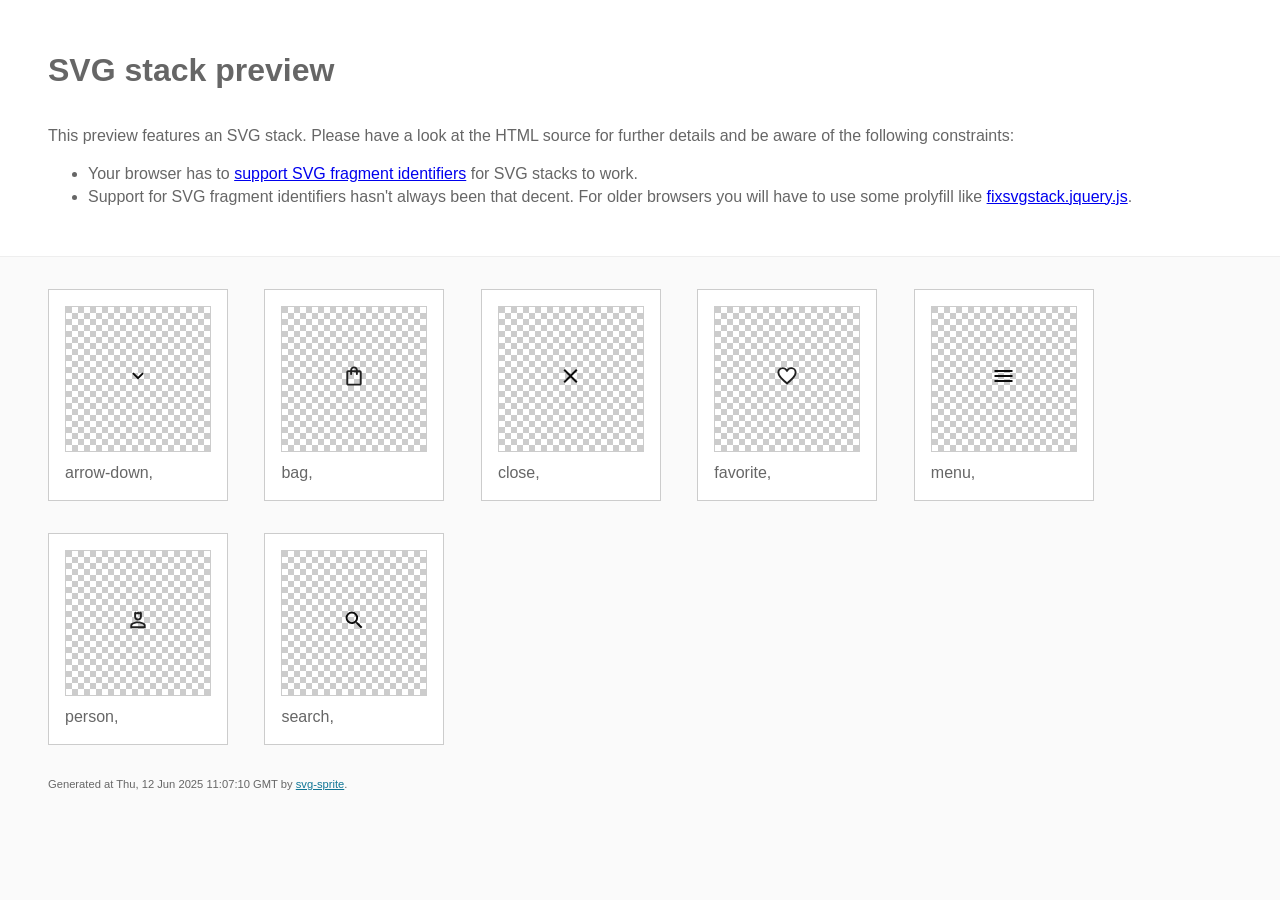
<file: docs/img/svgsprite/stack/sprite.stack.html>
<!doctype html>
<html lang="en">
    <head>
        <meta charset="utf-8">
        <title>SVG stack preview | svg-sprite</title>
        <style>
            body {
                padding: 0;
                margin: 0;
                color: #666;
                background: #fafafa;
                font-family: Arial, Helvetica, sans-serif;
                font-size: 1em;
                line-height: 1.4;
            }

            header {
                display: block;
                padding: 3em 3em 2em;
                background-color: #fff;
            }

            header p {
                margin: 2em 0 0;
            }

            section {
                border-top: 1px solid #eee;
                padding: 2em 3em 0;
            }

            section ul {
                margin: 0;
                padding: 0;
            }

            section li {
                display: inline-block;
                background-color: #fff;
                position: relative;
                margin: 0 2em 2em 0;
                vertical-align: top;
                border: 1px solid #ccc;
                padding: 1em 1em 3em;
                cursor: default;
            }

            .icon-box {
                margin: 0;
                width: 144px;
                height: 144px;
                position: relative;
                background: #ccc url("data:image/svg+xml,%3Csvg xmlns='http://www.w3.org/2000/svg' width='12' height='12'%3E%3Cpath fill='%23fff' d='M6 0h6v6H6zM0 6h6v6H0z'/%3E%3C/svg%3E") top left repeat;
                border: 1px solid #ccc;
                display: table-cell;
                vertical-align: middle;
                text-align: center;
            }

            .icon {
                display: inline-block;
            }

            h1 {
                margin-top: 0;
            }

            h2 {
                margin: 0;
                padding: 0;
                font-size: 1em;
                font-weight: 400;
                white-space: nowrap;
                overflow: hidden;
                text-overflow: ellipsis;
                position: absolute;
                left: 1em;
                right: 1em;
                bottom: 1em;
            }

            footer {
                display: block;
                margin: 0;
                padding: 0 3em 3em;
            }

            footer p {
                margin: 0;
                font-size: .7em;
            }

            footer a {
                color: #0f7595;
                margin-left: 0;
            }
        </style>

<!--
Sprite shape dimensions
====================================================================================================
You will need to set the sprite shape dimensions via CSS when you use them as stack SVGs, otherwise
they would become a huge 100% in size. You may use the following dimension classes for doing so.
They might well be outsourced to an external stylesheet of course.
-->

<style>
 .svg-arrow-down-dims { width: 24px; height: 24px; }
 .svg-bag-dims { width: 24px; height: 24px; }
 .svg-close-dims { width: 25px; height: 24px; }
 .svg-favorite-dims { width: 24px; height: 24px; }
 .svg-menu-dims { width: 25px; height: 24px; }
 .svg-person-dims { width: 24px; height: 24px; }
 .svg-search-dims { width: 24px; height: 24px; }
</style>

<!--
====================================================================================================
-->

    </head>
    <body>
        <header>
            <h1>SVG stack preview</h1>
            <p>This preview features an SVG stack. Please have a look at the HTML source for further details and be aware of the following constraints:</p>
            <ul>
                <li>Your browser has to <a href="https://caniuse.com/svg-fragment" target="_blank" rel="noopener noreferrer">support SVG fragment identifiers</a> for SVG stacks to work.</li>
                <li>Support for SVG fragment identifiers hasn't always been that decent. For older browsers you will have to use some prolyfill like <a href="https://github.com/preciousforever/SVG-Stacker/blob/master/fixsvgstack.jquery.js" target="_blank" rel="noopener noreferrer">fixsvgstack.jquery.js</a>.</li>
            </ul>
        </header>
        <section>

<!--
SVG stack
====================================================================================================
These SVG images make use of fragment identifiers (IDs) to reference certain portions of the
external sprite. By default, all shapes inside the sprite are hidden by CSS. The `:target` pseudo
selector is used to show the very shape that is referenced by the fragment identifier.
-->

            <ul>

             <li title="arrow-down">
                    <div class="icon-box">
                        <img src="svg/sprite.stack.svg#arrow-down" class="svg-arrow-down-dims" alt="arrow-down">
                    </div>
                    <h2>arrow-down, </h2>
                </li>
             <li title="bag">
                    <div class="icon-box">
                        <img src="svg/sprite.stack.svg#bag" class="svg-bag-dims" alt="bag">
                    </div>
                    <h2>bag, </h2>
                </li>
             <li title="close">
                    <div class="icon-box">
                        <img src="svg/sprite.stack.svg#close" class="svg-close-dims" alt="close">
                    </div>
                    <h2>close, </h2>
                </li>
             <li title="favorite">
                    <div class="icon-box">
                        <img src="svg/sprite.stack.svg#favorite" class="svg-favorite-dims" alt="favorite">
                    </div>
                    <h2>favorite, </h2>
                </li>
             <li title="menu">
                    <div class="icon-box">
                        <img src="svg/sprite.stack.svg#menu" class="svg-menu-dims" alt="menu">
                    </div>
                    <h2>menu, </h2>
                </li>
             <li title="person">
                    <div class="icon-box">
                        <img src="svg/sprite.stack.svg#person" class="svg-person-dims" alt="person">
                    </div>
                    <h2>person, </h2>
                </li>
             <li title="search">
                    <div class="icon-box">
                        <img src="svg/sprite.stack.svg#search" class="svg-search-dims" alt="search">
                    </div>
                    <h2>search, </h2>
                </li>
         </ul>

<!--
====================================================================================================
-->

        </section>
        <footer>
            <p>Generated at Thu, 12 Jun 2025 11:07:10 GMT by <a href="https://github.com/svg-sprite/svg-sprite" target="_blank" rel="noopener noreferrer">svg-sprite</a>.</p>
        </footer>
    </body>
</html>
</file>
<file: docs/css/main.css>
@charset "UTF-8";@import url(https://fonts.googleapis.com/css?family=Montserrat:100,200,300,regular,500,600,700,800,900,100italic,200italic,300italic,italic,500italic,600italic,700italic,800italic,900italic);*{padding:0;margin:0;border:0}*,::after,::before{-webkit-box-sizing:border-box;box-sizing:border-box}a,a:hover,a:link,a:visited{text-decoration:none}aside,footer,header,legend,main,nav,section{display:block}h1,h2,h3,h4,h5,h6,p{font-size:inherit;font-weight:inherit}ul,ul li{list-style:none}img{vertical-align:top}img,svg{max-width:100%;height:auto}address{font-style:normal}input,select,textarea{background-color:transparent}button,input,select,textarea{font-family:inherit;font-size:inherit;color:inherit}input::-ms-clear{display:none}button,input[type=submit]{display:inline-block;-webkit-box-shadow:none;box-shadow:none;background-color:transparent;background:0 0;cursor:pointer}button:active,button:focus,input:active,input:focus{outline:0}button::-moz-focus-inner{padding:0;border:0}label{cursor:pointer}:root{--container-width:1254px;--container-padding:15px;--font-main:Montserrat, sans-serif;--font-accent:"Montserrat", sans-serif;--font-titles:var(--font-accent);--page-bg:#fff;--text-color:#000;--accent:#ac182c;--link-color:#2578c8;--laptop-size:1199px;--tablet-size:959px;--mobile-size:599px;--primary:#748c70;--black:#0c0c0c;--white:#fff;--primary-primary25:#f0f2ef;--primary-primary50:#d1d9cf;--primary-primary100:#b2bfaf;--primary-primary200:#a2b39f;--primary-primary300:#93a690;--primary-primary400:#839980;--primary-primary-600:#5a6d57;--primary-primary-700:#404e3e;--primary-primary750:#343e32;--primary-primary800:#272f25;--primary-primary900:#0d100c;--neutral-backgroundfaf9f5:#faf9f5;--neutral-graydfdfdf:#dfdfdf;--neutral-grayededed:#ededed;--neutral-grayf9f9f9:#f9f9f9;--neutral-graycbcbcb:#cbcbcb;--neutral-grayadadad:#adadad;--neutral-gray868686:#868686;--neutral-gray606060:#606060;--neutral-gray404040:#404040;--neutral-gray202020:#202020;--neutral-gray0c0c0c:#0c0c0c;--state-color-warning-bg:#f7e4c9;--state-color-warning-light:#ecbb77;--state-color-warning:#e09126;--state-color-error-bg:#fff2f2;--state-color-error-light:#ed2e2e;--state-color-error:#c30000;--state-color-success-bg:#f3fdfa;--state-color-success-light:#00ba88;--state-color-success:#00966d;--font-family:"Montserrat", sans-serif}.dark{--page-bg:#252526;--text-color:#fff}html{scroll-behavior:smooth;background-color:#272727}body{background-color:var(--page-bg);color:var(--text-color);font-family:var(--font-main);text-wrap:balance}img{display:block}a{color:var(--link-color)}code,pre.code{background-color:#e9f1f6;padding:.2rem;border-radius:4px}pre.code{overflow-x:auto;padding:1rem}.docs{display:grid;line-height:1.5}.docs p{margin:1rem 0}.docs ol,.docs ul{padding-left:2rem}.docs ol li,.docs ul li{list-style:disc;margin-bottom:.5rem}.docs ol li{list-style:decimal}.docs section,.docs section.docs{padding:40px 0}.docs section+section{border-top:1px solid #dae5e9}.docs small{font-size:1rem;color:#acacac}.docs .title-1:first-child,.docs .title-2:first-child{margin-top:0!important}.test,.test-2{width:600px;height:300px;margin:50px auto;background-color:#999;background-position:center center;background-size:cover;background-repeat:no-repeat}.test{background-image:url(./../img/project-02.jpg)}.test-2{background-image:-webkit-image-set(url(./../img/project-02.jpg) 1x,url(./../img/project-02@2x.jpg) 2x);background-image:image-set(url(./../img/project-02.jpg) 1x,url(./../img/project-02@2x.jpg) 2x)}.font-1{font-family:"Montserrat";font-weight:700;font-style:italic}.font-2{font-family:"FirasansBook";font-weight:400}.none{display:none!important}.visually-hidden{position:absolute;width:1px;height:1px;margin:-1px;border:0;padding:0;white-space:nowrap;-webkit-clip-path:inset(100%);clip-path:inset(100%);clip:rect(0 0 0 0);overflow:hidden}.no-scroll{overflow-y:hidden}.text-left{text-align:left}.text-right{text-align:right}.text-center{text-align:center}.d-flex{display:-webkit-box;display:-ms-flexbox;display:flex}.flex-center{-webkit-box-pack:center;-ms-flex-pack:center;justify-content:center}.content-demo{margin-bottom:5rem;padding:1rem;background-color:#dadada}.container,.container-full{padding:0 var(--container-padding)}.container{margin:0 auto;max-width:var(--container-width);width:100%}.container-full{max-width:100%}.container-left-50,.container-right-50{padding:0 var(--container-padding);max-width:50%}.container-right-50{margin-left:auto}.container-right{padding-left:calc((100% - var(--container-width))/2 + var(--container-padding))}.container-left{padding-right:calc((100% - var(--container-width))/2 + var(--container-padding))}.container-half-left{padding-right:calc((100% - var(--container-width))/2 + var(--container-width)/2);padding-left:calc((100% - var(--container-width))/2 + var(--container-padding))}.container-half-right{padding-left:calc((100% - var(--container-width))/2 + var(--container-width)/2);padding-right:calc((100% - var(--container-width))/2 + var(--container-padding))}.account,body,html{display:-webkit-box;display:-ms-flexbox;display:flex}body,html{min-height:100vh;-webkit-box-orient:vertical;-webkit-box-direction:normal;-ms-flex-direction:column;flex-direction:column}.account{-webkit-box-align:center;-ms-flex-align:center;align-items:center;gap:24px}.account a{display:inline-block;-webkit-transition:all .2s ease-in;transition:all .2s ease-in}.account a:hover,.btn:hover,a.btn:hover{background:var(--neutral-grayededed)}.account__menu{display:none}.best__title-wrapper{margin-bottom:24px;display:-webkit-box;display:-ms-flexbox;display:flex;-webkit-box-pack:justify;-ms-flex-pack:justify;justify-content:space-between;-webkit-box-align:center;-ms-flex-align:center;align-items:center}.btn,a.btn{display:inline-block;padding:8px;min-width:184px;height:40px;background:var(--white);font-family:var(--font-family);font-weight:400;font-size:14px;line-height:24px;text-align:center;text-transform:capitalize;color:var(--black);-webkit-transition:all .2s ease-in;transition:all .2s ease-in}.btn--small,a.btn--small{min-width:unset;padding-left:15px;padding-right:15px}.btn-outline,a.btn-outline{display:inline-block;border:1px solid var(--primary-primary-600);padding:8px 16px;height:40px;display:-webkit-box;display:-ms-flexbox;display:flex;-webkit-box-pack:center;-ms-flex-pack:center;justify-content:center;-webkit-box-align:center;-ms-flex-align:center;align-items:center;gap:4px;font-family:var(--font-family);font-weight:400;font-size:14px;line-height:17px;text-align:center;text-transform:capitalize}.btn-outline:hover,a.btn-outline:hover{color:var(--primary-primary-700)}.card-colection{position:relative}.card-colection__link{position:absolute;right:16px;bottom:16px}.card-colection__link .btn::after,.card__title a::after{content:"";position:absolute;left:0;top:0;width:100%;height:100%}.card{position:relative}.card__fav-btn{position:absolute;z-index:9;top:24px;right:24px}.cart__btn-fav:hover .icon--favorite{stroke:#e33279}.cart__btn-fav--selected .icon--favorite{fill:var(--state-color-error);stroke:var(--state-color-error)}.cart__btn-fav--selected .icon--favorite:hover{stroke:var(--state-color-error)}.card__body{padding:5.5px 8px;display:grid;gap:8px}.card__title{font-family:var(--font-family);font-weight:700;font-size:16px;line-height:140%;text-transform:capitalize}.card__title,.card__title a{color:var(--black)}.card__cols{display:grid;grid-template-columns:1fr auto;gap:12px}.card__desc,.card__price{font-family:var(--font-family);font-weight:400;font-size:16px;line-height:180%;text-transform:capitalize;color:var(--black)}.card__price{text-align:right;font-weight:700}.card__colors{display:-webkit-box;display:-ms-flexbox;display:flex;gap:8px;-webkit-box-align:center;-ms-flex-align:center;align-items:center}.colection__title{margin-bottom:24px}.colection__cols{display:grid;grid-template-columns:repeat(2,1fr);gap:24px}.colection__col{display:-webkit-box;display:-ms-flexbox;display:flex;-webkit-box-orient:vertical;-webkit-box-direction:normal;-ms-flex-direction:column;flex-direction:column;gap:64px;-webkit-box-pack:justify;-ms-flex-pack:justify;justify-content:space-between}.color{width:24px;height:24px;background-color:gray;border-radius:50%}.color--black{background-color:var(--black)}.color--blue{background-color:#7dc3eb}.color--green{background-color:var(--primary)}.color--olive{background-color:#909225}.color--navy{background-color:#19418e}.color--pink{background-color:#d0a5ea}.color--white{background-color:#fff;border:1px solid #d0d0d0}.follow__title{margin-bottom:24px}.follow__grid{display:grid;grid-template-columns:repeat(4,1fr);grid-template-rows:1fr 1fr}.follow__grid>:first-child{grid-column:span 2;grid-row:span 2}.follow__grid img{width:100%;height:100%;-o-object-fit:cover;object-fit:cover}.footer{margin-top:88px;padding:24px 0;background-color:#000;font-family:var(--font-family);font-weight:400;font-size:12px;line-height:180%;letter-spacing:0;color:var(--neutral-graycbcbcb)}.header{padding:16px 0 18px;position:relative;z-index:199;background-color:#fff}.header__row{display:-webkit-box;display:-ms-flexbox;display:flex;-webkit-box-pack:justify;-ms-flex-pack:justify;justify-content:space-between;-webkit-box-align:center;-ms-flex-align:center;align-items:center}.header-logo{-ms-flex-negative:0;flex-shrink:0}.header__nav{margin-left:auto}.header__account--first{margin-right:24px}.header__nav-btn{display:none}.hero{height:600px;padding-bottom:103px;background-color:#999;background-image:url(./../img/hero/hero.jpg);background-position:left center;background-size:cover;background-repeat:no-repeat}.container{height:100%}.hero__content{height:100%;display:-webkit-box;display:-ms-flexbox;display:flex;-webkit-box-orient:vertical;-webkit-box-direction:normal;-ms-flex-direction:column;flex-direction:column;-webkit-box-pack:end;-ms-flex-pack:end;justify-content:flex-end;gap:27px;-webkit-box-align:start;-ms-flex-align:start;align-items:flex-start}.hero__title{max-width:494px;font-family:var(--font-family);font-weight:500;font-style:italic;font-size:34px;line-height:180%;text-transform:capitalize;color:var(--black)}.icons-wrapper{padding:30px 0;display:-webkit-box;display:-ms-flexbox;display:flex;-webkit-column-gap:30px;-moz-column-gap:30px;column-gap:30px}.icon{fill:transparent;stroke:transparent;width:24px;height:24px}.icon--person,.icon--search{fill:#0c0c0c}.icon--favorite{stroke:#0c0c0c;fill:#fff}.icon--arrow-down,.icon--bag,.icon--menu{fill:#0c0c0c}.logo{font-size:32px}.main,.mobile-nav{display:-webkit-box;display:-ms-flexbox;display:flex;-webkit-box-orient:vertical;-webkit-box-direction:normal;-ms-flex-direction:column;flex-direction:column}.main{gap:88px}.mobile-nav{overflow-y:auto;position:fixed;top:-100%;width:100%;height:100%;z-index:99;padding:106px 20px 56px;background:#fff;-webkit-transition:all .2s ease-in;transition:all .2s ease-in}.mobile-nav--open{top:0}.mobile-nav a{color:#000}.mobile-nav__links{margin-bottom:84px}.mobile-links{display:grid;gap:32px}.mobile-links__parent{border-bottom:1px solid #000}.mobile-links__parent-btn{display:-webkit-box;display:-ms-flexbox;display:flex;-webkit-box-pack:justify;-ms-flex-pack:justify;justify-content:space-between;width:100%}.mobile-links__parent-title{font-family:var(--font-family);font-weight:400;font-size:14px;line-height:180%;letter-spacing:0;text-transform:capitalize;color:var(--black)}.mobile-links__parent-btn__icon,.mobile-sub{-webkit-transition:all .2s ease-in;transition:all .2s ease-in}.active .mobile-links__parent-btn__icon{-webkit-transform:rotate(-180deg);-ms-transform:rotate(-180deg);transform:rotate(-180deg)}.mobile-sub{max-height:0;overflow:hidden}.mobile-sub-list{display:grid;gap:16px;padding:24px 0 16px 35px}.mobile-sub-list__item{font-family:var(--font-family);font-weight:400;font-size:14px;line-height:180%;letter-spacing:0;text-transform:capitalize;color:var(--neutral-gray404040)}.mobile-sub-list__link{display:inline-block;padding-top:7px;color:var(--neutral-gray404040)}.mobile-sub-list__link:hover,.nav__list a.active{color:#000}.mobile-nav__btns{margin-top:auto;border-top:1px solid var(--neutral-graycbcbcb);padding-top:14px;display:grid;grid-template-columns:repeat(2,1fr);gap:16px}.mobile-nav-btn{--time:0.1s;--width:18px;--height:12px;--line-height:2px;--spacing:3px;--color:#000;--radius:0;height:calc(var(--line-height)*3 + var(--spacing)*2);width:var(--width);display:-webkit-box;display:-ms-flexbox;display:flex;-webkit-box-pack:center;-ms-flex-pack:center;justify-content:center;-webkit-box-align:center;-ms-flex-align:center;align-items:center}.nav-icon,.nav-icon::after,.nav-icon::before{position:relative;width:var(--width);height:var(--line-height);background-color:var(--color);border-radius:var(--radius)}.nav-icon::after,.nav-icon::before{content:"";display:block;position:absolute;left:0;-webkit-transition:top var(--time) linear var(--time),-webkit-transform var(--time) ease-in;transition:transform var(--time) ease-in,top var(--time) linear var(--time);transition:transform var(--time) ease-in,top var(--time) linear var(--time),-webkit-transform var(--time) ease-in}.nav-icon::before{top:calc(-1*(var(--line-height) + var(--spacing)))}.nav-icon::after{top:calc(var(--line-height) + var(--spacing))}.nav-icon.nav-icon--active{background-color:transparent}.nav-icon.nav-icon--active::after,.nav-icon.nav-icon--active::before{top:0;-webkit-transition:top var(--time) linear,-webkit-transform var(--time) ease-in var(--time);transition:top var(--time) linear,transform var(--time) ease-in var(--time);transition:top var(--time) linear,transform var(--time) ease-in var(--time),-webkit-transform var(--time) ease-in var(--time)}.nav-icon.nav-icon--active::before{-webkit-transform:rotate(45deg);-ms-transform:rotate(45deg);transform:rotate(45deg)}.nav-icon.nav-icon--active::after{-webkit-transform:rotate(-45deg);-ms-transform:rotate(-45deg);transform:rotate(-45deg)}.mobile-nav-btn{z-index:999}.nav{font-family:var(--font-family);font-weight:400;font-size:18px;line-height:180%;text-align:center;vertical-align:bottom;text-transform:capitalize;color:var(--neutral-gray404040)}.nav__list{display:-webkit-box;display:-ms-flexbox;display:flex;-webkit-column-gap:30px;-moz-column-gap:30px;column-gap:30px}.nav__list a{color:var(--neutral-gray404040)}.swiper{width:100%;padding-bottom:32px!important}.swiper-pagination-bullet{width:14px!important;height:14px!important;background-color:var(--neutral-grayadadad)!important;opacity:1!important}.swiper-pagination-bullet-active{background-color:var(--neutral-graydfdfdf)!important}.swiper-horizontal>.swiper-pagination-bullets .swiper-pagination-bullet,.swiper-pagination-horizontal.swiper-pagination-bullets .swiper-pagination-bullet{margin-left:8px!important;margin-right:8px!important}.swiper-horizontal>.swiper-pagination-bullets,.swiper-pagination-bullets.swiper-pagination-horizontal,.swiper-pagination-custom,.swiper-pagination-fraction{bottom:0!important}.title{font-family:var(--font-family);font-weight:600;font-size:32px;line-height:140%;text-transform:capitalize;color:var(--black)}.title-1,.title-2,.title-3,.title-4{margin:1em 0 .5em;font-size:38px;font-weight:700;font-family:var(--font-titles)}.title-2,.title-3,.title-4{font-size:32px}.title-3,.title-4{font-size:26px}.title-4{font-size:18px}.top-info{padding:8px 0 7px;background:var(--primary-primary-600);font-weight:600;font-size:12px;line-height:100%;letter-spacing:.08px;text-align:center;color:var(--white);text-transform:capitalize;position:relative;z-index:199}@media (max-width:1274px){.container-right{padding-left:var(--container-padding)}.container-left{padding-right:var(--container-padding)}.container-half-left{padding-left:var(--container-padding)}.container-half-right{padding-right:var(--container-padding)}.account{gap:12px}.color{width:16px;height:16px}.header__account--first{margin-right:12px}.hero__title{max-width:250px}.nav{font-size:16px}.nav__list{-webkit-column-gap:15px;-moz-column-gap:15px;column-gap:15px}}@media (max-width:788px){.container-left-50,.container-right-50{max-width:100%}.container-half-left,.container-half-right{padding:0 var(--container-padding)}.account__search{display:none}.account__menu{display:block}.best__title-wrapper{margin-bottom:8px}.best__link{display:none}.btn,a.btn{padding:8px 9px;min-width:unset}.btn--mobile-wide,a.btn--mobile-wide{min-width:unset;width:100%;text-align:left;padding:8px 16px}.card-colection__link{position:static}.card__fav-btn{top:10px;right:10px}.card__body{padding:0}.card__title{font-weight:600;font-size:14px}.card__cols{-ms-flex-wrap:wrap;flex-wrap:wrap}.card__desc,.card__price{font-size:14px;line-height:140%}.card__price{font-weight:600}.colection__title{margin-bottom:8px}.colection__cols{gap:16px}.colection__col{gap:24px}.follow__title{margin-bottom:8px}.follow__grid{grid-template-columns:repeat(2,1fr)!important;grid-template-rows:repeat(4,1fr)}.footer{margin-top:24px;padding:8px 0}.header{padding:4px 0 8px}.header__nav{display:none}.header__account--first{-webkit-box-ordinal-group:0;-ms-flex-order:-1;order:-1;margin-left:unset}.hero{height:551px;padding-bottom:16px;background-position:30% center}.hero__content{gap:32px}.hero__title{max-width:168px;font-size:20px}.main{gap:24px}.swiper{padding-bottom:20px!important}.swiper-pagination-bullet{width:8px!important;height:8px!important}.title{font-weight:700;font-size:20px}.top-info{font-weight:400;font-size:10px;line-height:140%;padding:0}}@media (-webkit-min-device-pixel-ratio:2),(min-resolution:192dpi){.test{background-image:url(./../img/project-02@2x.jpg)}.hero{background-image:url(./../img/hero/hero@2x.jpg)}}
/*# sourceMappingURL=[data-uri] */
</file>
